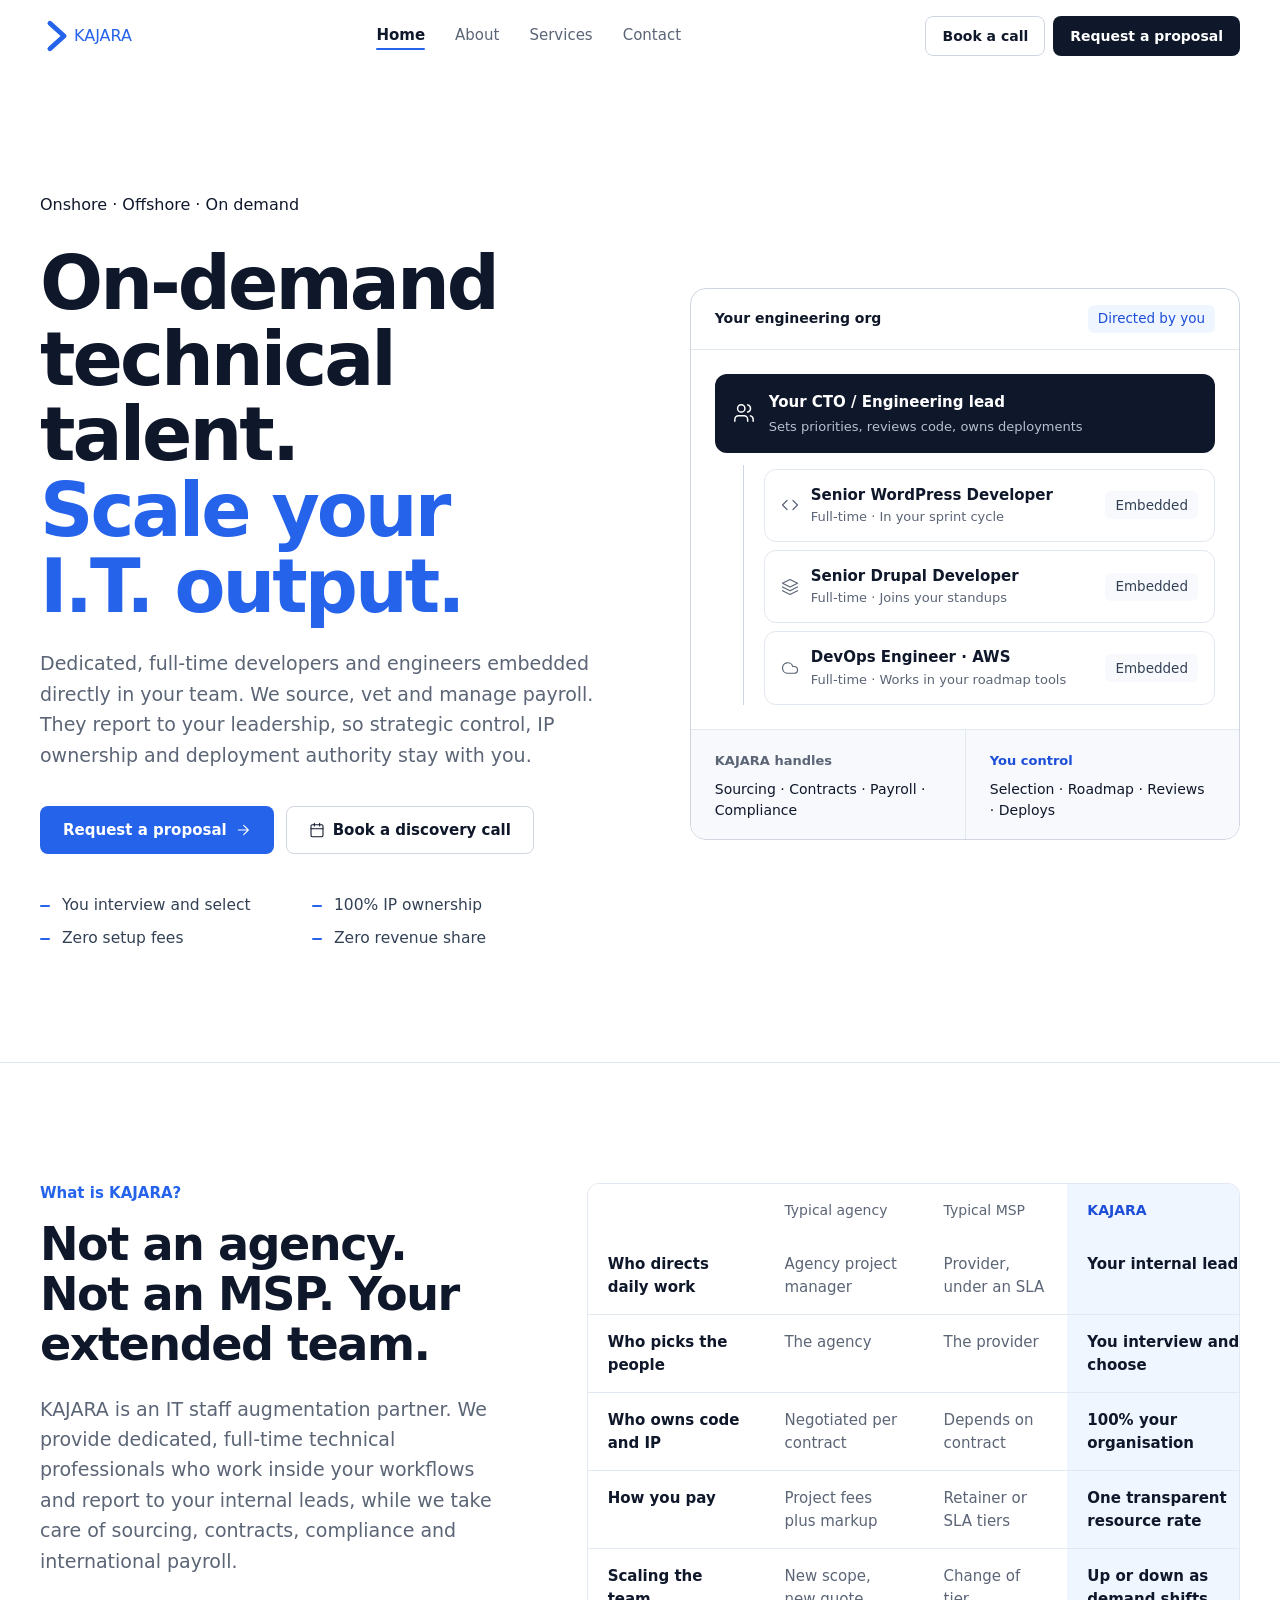
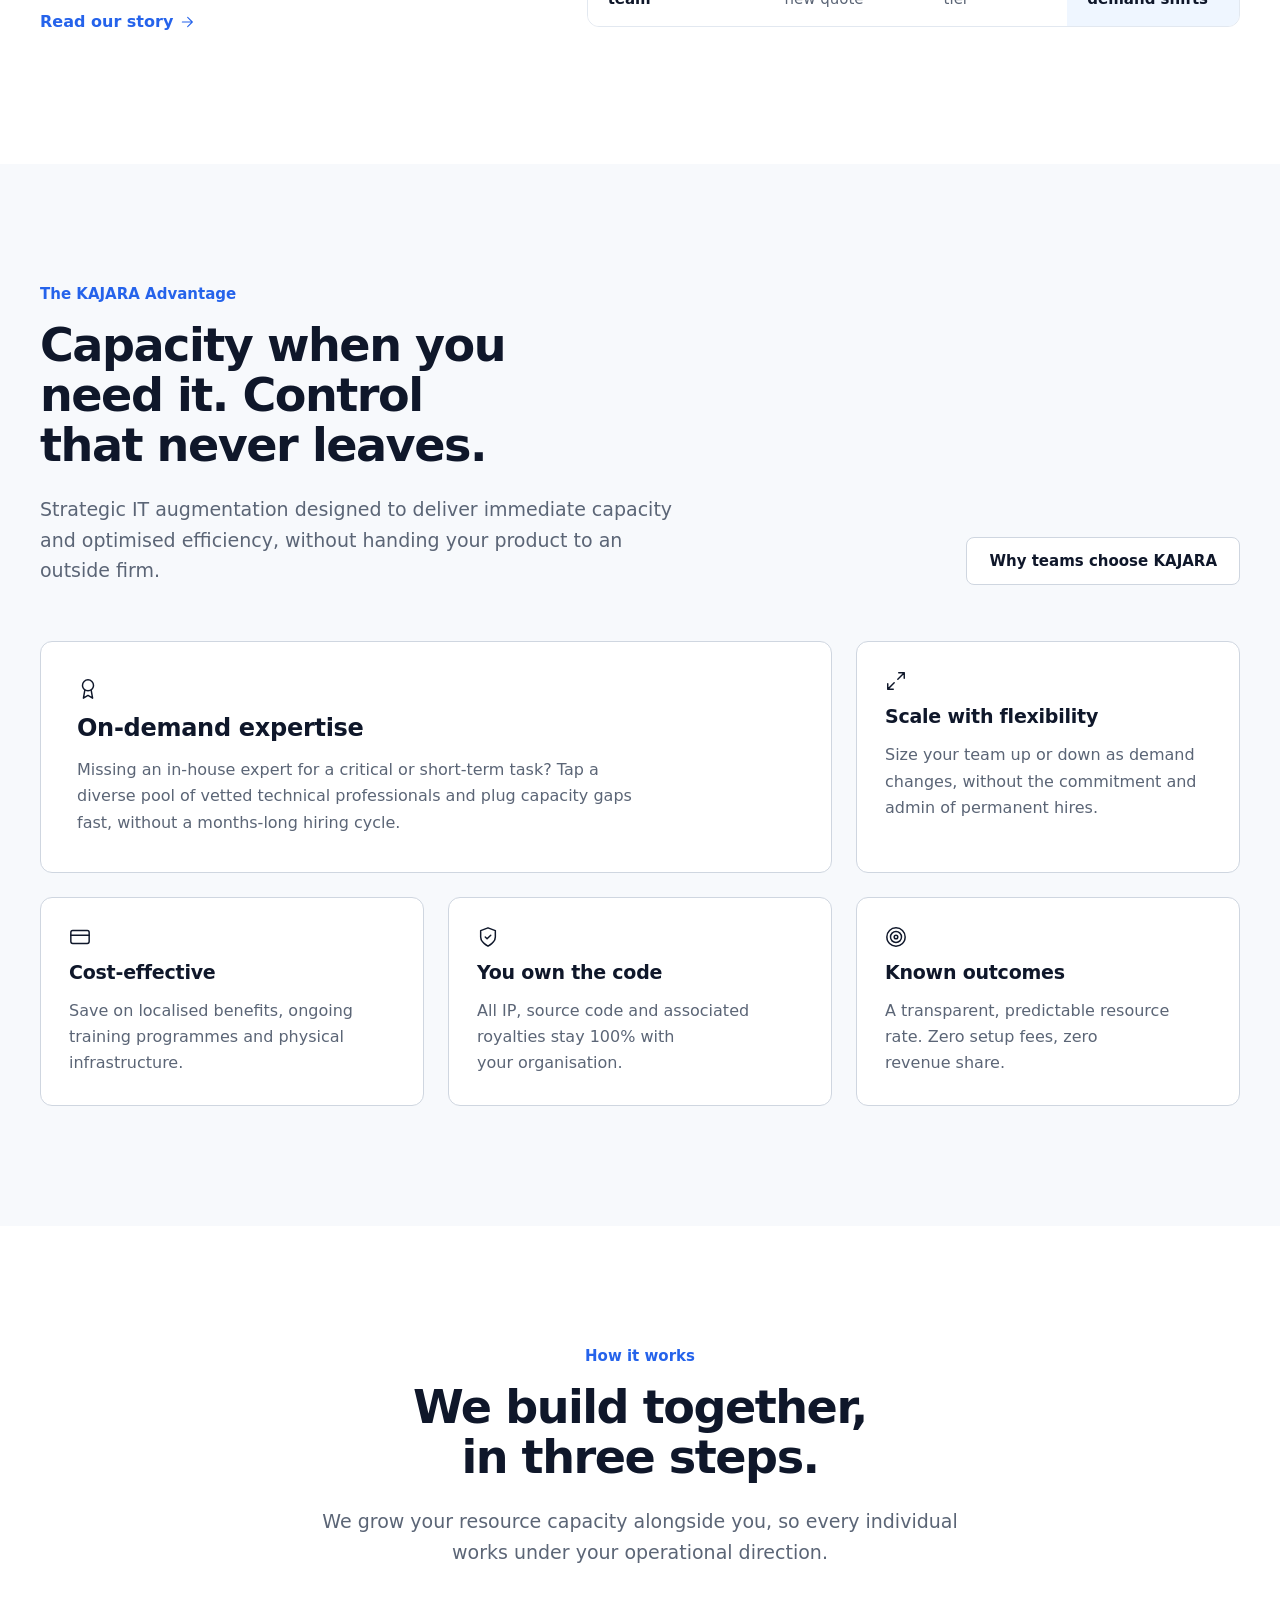
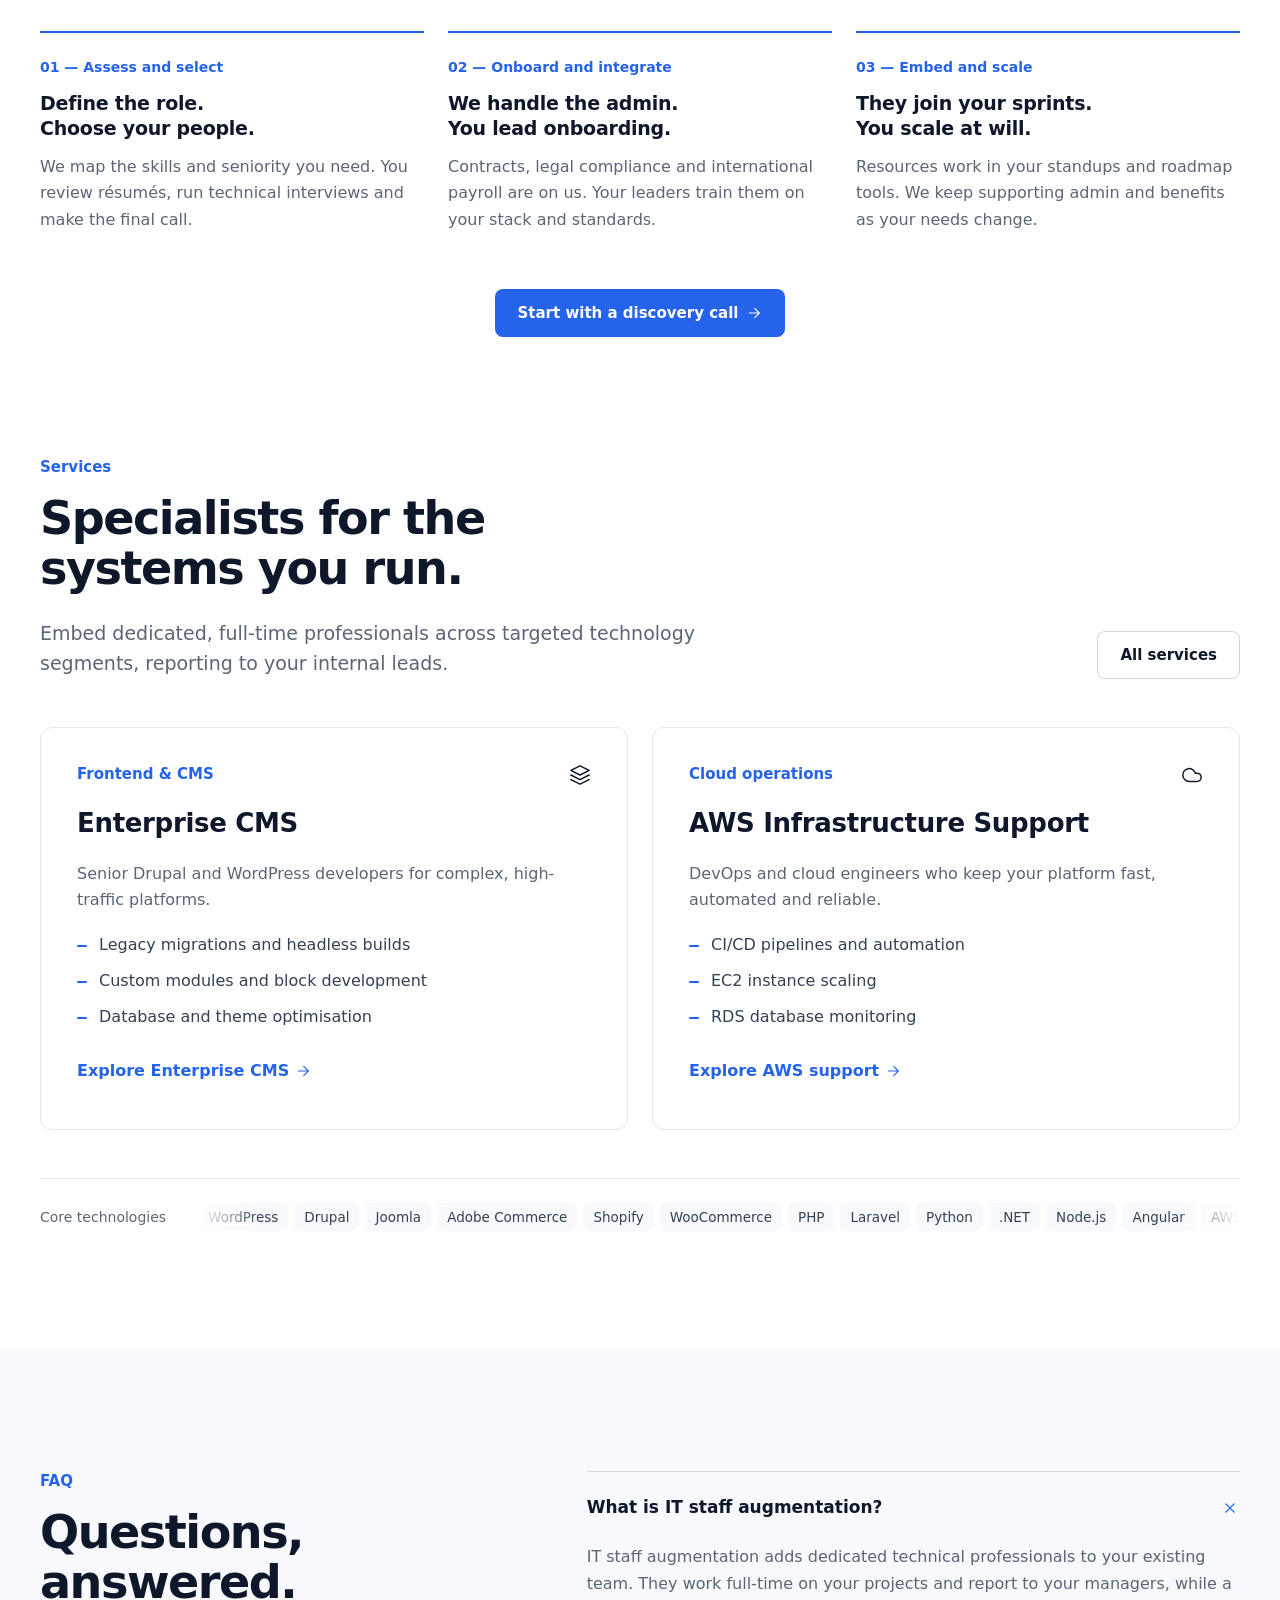
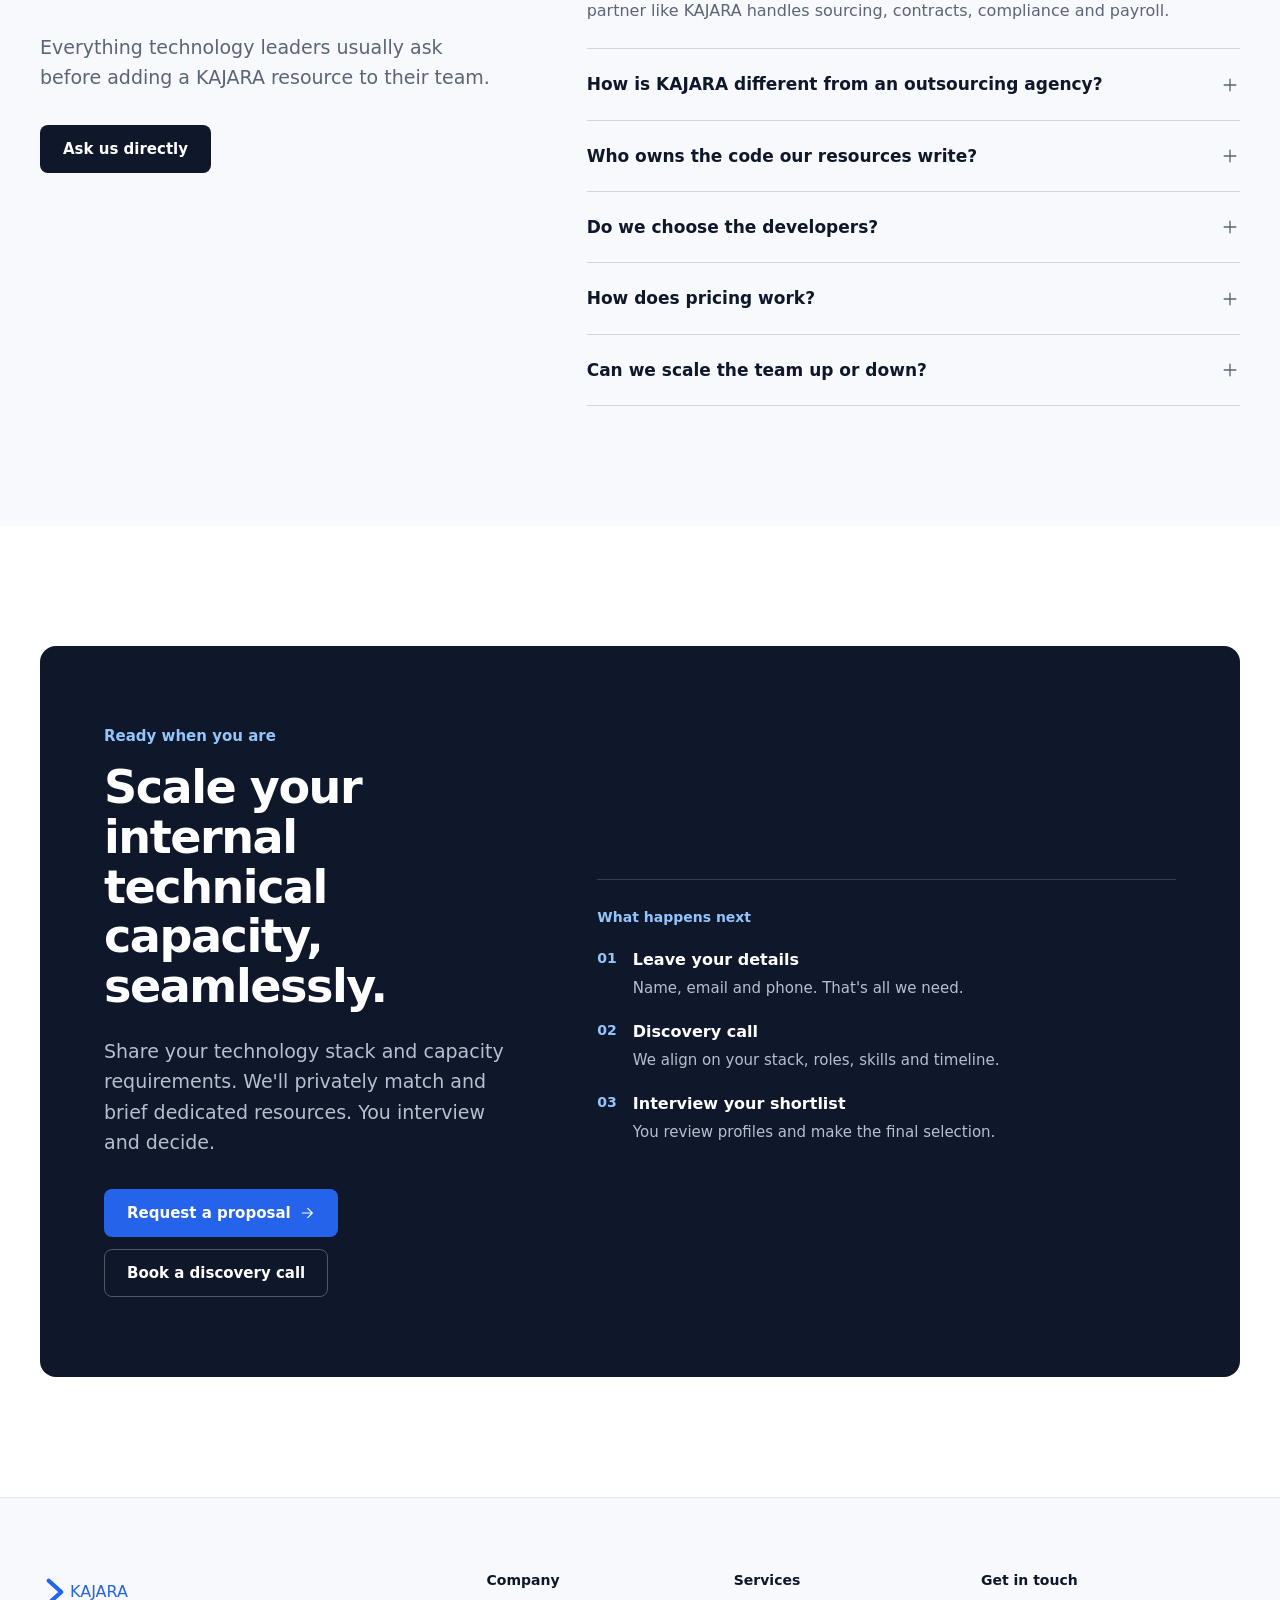
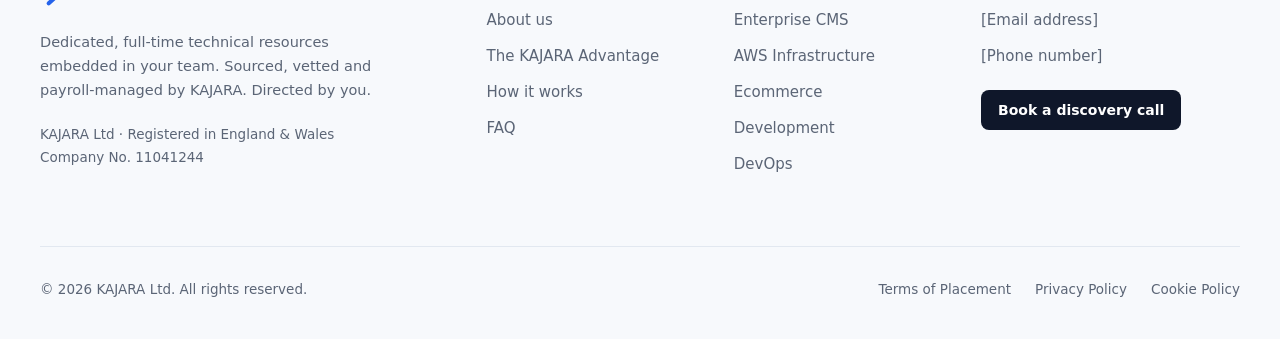
<file: index.html>
<!doctype html>
<html lang="en-GB">
<head>
<meta charset="utf-8">
<meta name="viewport" content="width=device-width, initial-scale=1, viewport-fit=cover">
<title>KAJARA | On-Demand Technical Talent &amp; IT Staff Augmentation</title>
<meta name="description" content="KAJARA provides dedicated, full-time developers and engineers who embed in your team and report to your leaders. You keep control, 100% IP ownership and a transparent rate with zero setup fees.">
<link rel="canonical" href="https://www.kajaragroup.com/">
<meta property="og:type" content="website">
<meta property="og:site_name" content="KAJARA">
<meta property="og:title" content="On-demand technical talent. Scale your I.T. output.">
<meta property="og:description" content="Dedicated, full-time technical resources embedded in your team. Sourced, vetted and payroll-managed by KAJARA. Directed by you.">
<meta property="og:url" content="https://www.kajaragroup.com/">
<meta name="twitter:card" content="summary_large_image">
<meta name="theme-color" content="#0F172A">
<link rel="preconnect" href="https://fonts.googleapis.com">
<link rel="preconnect" href="https://fonts.gstatic.com" crossorigin>
<link rel="stylesheet" href="https://fonts.googleapis.com/css2?family=Geist:wght@400;500;600;700&amp;family=Geist+Mono:wght@400;500&amp;display=swap">
<link rel="stylesheet" href="assets/styles.css">
<script type="application/ld+json">
{
  "@context": "https://schema.org",
  "@graph": [
    {
      "@type": "Organization",
      "@id": "https://www.kajaragroup.com/#org",
      "name": "KAJARA Ltd",
      "alternateName": "KAJARA",
      "url": "https://www.kajaragroup.com/",
      "description": "IT staff augmentation partner providing dedicated, full-time technical professionals who embed in client teams and report to client leadership.",
      "identifier": { "@type": "PropertyValue", "propertyID": "UK Companies House", "value": "11041244" },
      "knowsAbout": ["IT staff augmentation", "WordPress development", "Drupal development", "AWS infrastructure", "DevOps", "Ecommerce development"]
    },
    {
      "@type": "FAQPage",
      "mainEntity": [
        { "@type": "Question", "name": "What is IT staff augmentation?", "acceptedAnswer": { "@type": "Answer", "text": "IT staff augmentation adds dedicated technical professionals to your existing team. They work full-time on your projects and report to your managers, while a partner like KAJARA handles sourcing, contracts, compliance and payroll." } },
        { "@type": "Question", "name": "How is KAJARA different from an outsourcing agency?", "acceptedAnswer": { "@type": "Answer", "text": "KAJARA is not an outsourced agency, software development firm or managed service provider. Its resources join your team and follow your direction, code reviews and deployment cycles." } },
        { "@type": "Question", "name": "Who owns the code KAJARA resources write?", "acceptedAnswer": { "@type": "Answer", "text": "You do. All intellectual property, generated source code and associated royalties remain 100% owned by your organisation." } },
        { "@type": "Question", "name": "Do we choose the developers?", "acceptedAnswer": { "@type": "Answer", "text": "Yes. KAJARA shortlists vetted candidates. You review résumés, run technical interviews and make the final selection." } },
        { "@type": "Question", "name": "How does KAJARA pricing work?", "acceptedAnswer": { "@type": "Answer", "text": "One transparent, predictable rate for each dedicated full-time resource, with no setup fees and no revenue share." } },
        { "@type": "Question", "name": "Can we scale the team up or down?", "acceptedAnswer": { "@type": "Answer", "text": "Yes. You can grow or reduce your team as project demand shifts, without the long-term commitment of permanent hiring." } }
      ]
    }
  ]
}
</script>
</head>
<body>
<svg class="sprite" aria-hidden="true" focusable="false">
  <symbol id="i-check" viewBox="0 0 24 24"><path d="M20 6 9 17l-5-5"/></symbol>
  <symbol id="i-arrow" viewBox="0 0 24 24"><path d="M5 12h14M13 5l7 7-7 7"/></symbol>
  <symbol id="i-calendar" viewBox="0 0 24 24"><rect x="3" y="4" width="18" height="18" rx="2"/><path d="M16 2v4M8 2v4M3 10h18"/></symbol>
  <symbol id="i-users" viewBox="0 0 24 24"><path d="M16 21v-2a4 4 0 0 0-4-4H6a4 4 0 0 0-4 4v2"/><circle cx="9" cy="7" r="4"/><path d="M22 21v-2a4 4 0 0 0-3-3.9M16 3.1a4 4 0 0 1 0 7.8"/></symbol>
  <symbol id="i-code" viewBox="0 0 24 24"><path d="m16 18 6-6-6-6M8 6l-6 6 6 6"/></symbol>
  <symbol id="i-layers" viewBox="0 0 24 24"><path d="m12 2 10 5-10 5L2 7z"/><path d="m2 17 10 5 10-5M2 12l10 5 10-5"/></symbol>
  <symbol id="i-cloud" viewBox="0 0 24 24"><path d="M17.5 19H9a7 7 0 1 1 6.7-9h1.8a4.5 4.5 0 1 1 0 9z"/></symbol>
  <symbol id="i-award" viewBox="0 0 24 24"><circle cx="12" cy="8" r="6"/><path d="M15.5 13.5 17 22l-5-3-5 3 1.5-8.5"/></symbol>
  <symbol id="i-expand" viewBox="0 0 24 24"><path d="M15 3h6v6M9 21H3v-6M21 3l-7 7M3 21l7-7"/></symbol>
  <symbol id="i-card" viewBox="0 0 24 24"><rect x="2" y="5" width="20" height="14" rx="2"/><path d="M2 10h20"/></symbol>
  <symbol id="i-shield" viewBox="0 0 24 24"><path d="M12 22s8-4 8-10V5l-8-3-8 3v7c0 6 8 10 8 10z"/><path d="m9 12 2 2 4-4"/></symbol>
  <symbol id="i-target" viewBox="0 0 24 24"><circle cx="12" cy="12" r="10"/><circle cx="12" cy="12" r="6"/><circle cx="12" cy="12" r="2"/></symbol>
  <symbol id="i-plus" viewBox="0 0 24 24"><path d="M12 5v14M5 12h14"/></symbol>
</svg>

<a class="skip" href="#main">Skip to content</a>

<header class="site-header" data-header>
  <div class="wrap header-inner">
    <a href="index.html" class="logo" aria-label="KAJARA home">
      <svg width="22" height="22" viewBox="0 0 24 24" aria-hidden="true"><path d="M7 3l10 9-10 9" fill="none" stroke="currentColor" stroke-width="3.4" stroke-linecap="round" stroke-linejoin="round"/></svg>
      <span>KAJARA</span>
    </a>
    <nav class="nav" aria-label="Primary">
      <a href="index.html" aria-current="page">Home</a>
      <a href="about.html">About</a>
      <a href="services.html">Services</a>
      <a href="contact.html">Contact</a>
    </nav>
    <div class="header-cta">
      <a href="contact.html#call" class="btn btn-ghost btn-sm">Book a call</a>
      <a href="contact.html#contact-form" class="btn btn-dark btn-sm">Request a proposal</a>
    </div>
    <button class="menu-btn" type="button" aria-expanded="false" aria-controls="mobile-nav" aria-label="Open menu" data-menu-btn><span></span><span></span></button>
  </div>
  <div class="mobile-nav" id="mobile-nav" data-mobile-nav>
    <div class="mobile-nav-inner">
      <div class="wrap">
        <nav aria-label="Mobile">
          <a href="index.html" aria-current="page">Home</a>
          <a href="about.html">About</a>
          <a href="services.html">Services</a>
          <a href="contact.html">Contact</a>
        </nav>
        <div class="row">
          <a href="contact.html#call" class="btn btn-ghost">Book a call</a>
          <a href="contact.html#contact-form" class="btn btn-dark">Request a proposal</a>
        </div>
      </div>
    </div>
  </div>
</header>

<main id="main">

  <section class="hero hero-home" aria-labelledby="hero-h">
    <div class="wrap hero-grid">
      <div>
        <p class="pill rise" style="--d:0"><span class="dot" aria-hidden="true"></span>Onshore · Offshore · On demand</p>
        <h1 id="hero-h" class="h1 rise" style="--d:1; margin-top: 28px">On-demand technical talent. <span class="accent">Scale your I.T. output.</span></h1>
        <p class="lead rise" style="--d:2; max-width: 560px; margin-top: 24px">Dedicated, full-time developers and engineers embedded directly in your team. We source, vet and manage payroll. They report to your leadership, so strategic control, IP ownership and deployment authority stay with you.</p>
        <div class="row rise" style="--d:3; margin-top: 36px">
          <a href="contact.html#contact-form" class="btn btn-primary">Request a proposal <svg class="i i-sm arrow" aria-hidden="true"><use href="#i-arrow"/></svg></a>
          <a href="contact.html#call" class="btn btn-ghost"><svg class="i i-sm" aria-hidden="true"><use href="#i-calendar"/></svg>Book a discovery call</a>
        </div>
        <ul class="ticks hero-ticks rise" style="--d:4; margin-top: 40px">
          <li><svg class="i i-sm" aria-hidden="true"><use href="#i-check"/></svg>You interview and select</li>
          <li><svg class="i i-sm" aria-hidden="true"><use href="#i-check"/></svg>100% IP ownership</li>
          <li><svg class="i i-sm" aria-hidden="true"><use href="#i-check"/></svg>Zero setup fees</li>
          <li><svg class="i i-sm" aria-hidden="true"><use href="#i-check"/></svg>Zero revenue share</li>
        </ul>
      </div>

      <figure class="pod rise" style="--d:3" aria-label="Illustration: KAJARA resources embedded in your engineering team, reporting to your lead">
        <div class="pod-card">
          <div class="pod-head">
            <span class="label">Your engineering org</span>
            <span class="chip chip-blue">Directed by you</span>
          </div>
          <div class="pod-body">
            <div class="pod-lead">
              <span class="ic"><svg class="i" aria-hidden="true"><use href="#i-users"/></svg></span>
              <div><strong style="font-size: 15px; font-weight: 600">Your CTO / Engineering lead</strong><small>Sets priorities, reviews code, owns deployments</small></div>
            </div>
            <div class="pod-tree">
              <div class="pod-row" style="--d:0">
                <span class="ic ic-sm"><svg class="i i-sm" aria-hidden="true"><use href="#i-code"/></svg></span>
                <div><strong>Senior WordPress Developer</strong><small>Full-time · In your sprint cycle</small></div>
                <span class="chip">Embedded</span>
              </div>
              <div class="pod-row" style="--d:1">
                <span class="ic ic-sm"><svg class="i i-sm" aria-hidden="true"><use href="#i-layers"/></svg></span>
                <div><strong>Senior Drupal Developer</strong><small>Full-time · Joins your standups</small></div>
                <span class="chip">Embedded</span>
              </div>
              <div class="pod-row" style="--d:2">
                <span class="ic ic-sm"><svg class="i i-sm" aria-hidden="true"><use href="#i-cloud"/></svg></span>
                <div><strong>DevOps Engineer · AWS</strong><small>Full-time · Works in your roadmap tools</small></div>
                <span class="chip">Embedded</span>
              </div>
            </div>
          </div>
          <div class="pod-foot">
            <div><span class="label">KAJARA handles</span><p>Sourcing · Contracts · Payroll · Compliance</p></div>
            <div><span class="label" style="color: var(--blue-d)">You control</span><p>Selection · Roadmap · Reviews · Deploys</p></div>
          </div>
        </div>
      </figure>
    </div>
  </section>

  <section class="sec" aria-labelledby="what-h">
    <div class="wrap split">
      <div class="reveal">
        <p class="eyebrow">What is KAJARA?</p>
        <h2 id="what-h" class="h2">Not an agency. Not an MSP. Your extended team.</h2>
        <p class="lead">KAJARA is an IT staff augmentation partner. We provide dedicated, full-time technical professionals who work inside your workflows and report to your internal leads, while we take care of sourcing, contracts, compliance and international payroll.</p>
        <a href="about.html" class="link" style="margin-top: 24px">Read our story <svg class="i i-sm arrow" aria-hidden="true"><use href="#i-arrow"/></svg></a>
      </div>
      <div class="table-wrap reveal" style="--d:1">
        <table class="cmp">
          <caption class="sr-only">How KAJARA compares with a typical outsourced agency and a typical managed service provider</caption>
          <thead>
            <tr><td></td><th scope="col">Typical agency</th><th scope="col">Typical MSP</th><th scope="col" class="k">KAJARA</th></tr>
          </thead>
          <tbody>
            <tr><th scope="row">Who directs daily work</th><td>Agency project manager</td><td>Provider, under an SLA</td><td class="k">Your internal leads</td></tr>
            <tr><th scope="row">Who picks the people</th><td>The agency</td><td>The provider</td><td class="k">You interview and choose</td></tr>
            <tr><th scope="row">Who owns code and IP</th><td>Negotiated per contract</td><td>Depends on contract</td><td class="k">100% your organisation</td></tr>
            <tr><th scope="row">How you pay</th><td>Project fees plus markup</td><td>Retainer or SLA tiers</td><td class="k">One transparent resource rate</td></tr>
            <tr><th scope="row">Scaling the team</th><td>New scope, new quote</td><td>Change of tier</td><td class="k">Up or down as demand shifts</td></tr>
          </tbody>
        </table>
      </div>
    </div>
  </section>

  <section class="sec band" aria-labelledby="adv-h">
    <div class="wrap">
      <div class="between reveal">
        <div class="measure">
          <p class="eyebrow">The KAJARA Advantage</p>
          <h2 id="adv-h" class="h2">Capacity when you need it. Control that never leaves.</h2>
          <p class="lead">Strategic IT augmentation designed to deliver immediate capacity and optimised efficiency, without handing your product to an outside firm.</p>
        </div>
        <a href="about.html#advantage" class="btn btn-ghost">Why teams choose KAJARA</a>
      </div>
      <div class="g3" style="margin-top: 56px">
        <article class="card card-lg hover feature span2 reveal">
          <span class="ic"><svg class="i" aria-hidden="true"><use href="#i-award"/></svg></span>
          <h3 class="h3" style="font-size: 24px">On-demand expertise</h3>
          <p class="body" style="max-width: 560px">Missing an in-house expert for a critical or short-term task? Tap a diverse pool of vetted technical professionals and plug capacity gaps fast, without a months-long hiring cycle.</p>
        </article>
        <article class="card hover feature reveal" style="--d:1">
          <span class="ic"><svg class="i" aria-hidden="true"><use href="#i-expand"/></svg></span>
          <h3 class="h3">Scale with flexibility</h3>
          <p class="body">Size your team up or down as demand changes, without the commitment and admin of permanent hires.</p>
        </article>
        <article class="card hover feature reveal">
          <span class="ic"><svg class="i" aria-hidden="true"><use href="#i-card"/></svg></span>
          <h3 class="h3">Cost-effective</h3>
          <p class="body">Save on localised benefits, ongoing training programmes and physical infrastructure.</p>
        </article>
        <article class="card hover feature reveal" style="--d:1">
          <span class="ic"><svg class="i" aria-hidden="true"><use href="#i-shield"/></svg></span>
          <h3 class="h3">You own the code</h3>
          <p class="body">All IP, source code and associated royalties stay 100% with your organisation.</p>
        </article>
        <article class="card hover feature reveal" style="--d:2">
          <span class="ic"><svg class="i" aria-hidden="true"><use href="#i-target"/></svg></span>
          <h3 class="h3">Known outcomes</h3>
          <p class="body">A transparent, predictable resource rate. Zero setup fees, zero revenue share.</p>
        </article>
      </div>
    </div>
  </section>

  <section class="sec" id="how-it-works" aria-labelledby="proc-h">
    <div class="wrap">
      <div class="center reveal">
        <p class="eyebrow">How it works</p>
        <h2 id="proc-h" class="h2">We build together, in three steps.</h2>
        <p class="lead">We grow your resource capacity alongside you, so every individual works under your operational direction.</p>
      </div>
      <ol class="g3 steps">
        <li class="step reveal" style="--d:0">
          <span class="step-num">01 — Assess and select</span>
          <h3 class="h3">Define the role. Choose your people.</h3>
          <p class="body">We map the skills and seniority you need. You review résumés, run technical interviews and make the final call.</p>
        </li>
        <li class="step reveal" style="--d:1">
          <span class="step-num">02 — Onboard and integrate</span>
          <h3 class="h3">We handle the admin. You lead onboarding.</h3>
          <p class="body">Contracts, legal compliance and international payroll are on us. Your leaders train them on your stack and standards.</p>
        </li>
        <li class="step reveal" style="--d:2">
          <span class="step-num">03 — Embed and scale</span>
          <h3 class="h3">They join your sprints. You scale at will.</h3>
          <p class="body">Resources work in your standups and roadmap tools. We keep supporting admin and benefits as your needs change.</p>
        </li>
      </ol>
      <div class="row reveal" style="justify-content: center; margin-top: 56px">
        <a href="contact.html#call" class="btn btn-primary">Start with a discovery call <svg class="i i-sm arrow" aria-hidden="true"><use href="#i-arrow"/></svg></a>
      </div>
    </div>
  </section>

  <section class="sec no-top" aria-labelledby="svc-h">
    <div class="wrap">
      <div class="between reveal">
        <div class="measure">
          <p class="eyebrow">Services</p>
          <h2 id="svc-h" class="h2">Specialists for the systems you run.</h2>
          <p class="lead">Embed dedicated, full-time professionals across targeted technology segments, reporting to your internal leads.</p>
        </div>
        <a href="services.html" class="btn btn-ghost">All services</a>
      </div>
      <div class="g2" style="margin-top: 48px">
        <article class="card card-lg hover feature reveal" style="gap: 20px">
          <div class="between" style="align-items: center"><span class="eyebrow">Frontend &amp; CMS</span><span class="ic"><svg class="i" aria-hidden="true"><use href="#i-layers"/></svg></span></div>
          <h3 class="h3" style="font-size: 26px">Enterprise CMS</h3>
          <p class="body">Senior Drupal and WordPress developers for complex, high-traffic platforms.</p>
          <ul class="ticks">
            <li><svg class="i i-sm" aria-hidden="true"><use href="#i-check"/></svg>Legacy migrations and headless builds</li>
            <li><svg class="i i-sm" aria-hidden="true"><use href="#i-check"/></svg>Custom modules and block development</li>
            <li><svg class="i i-sm" aria-hidden="true"><use href="#i-check"/></svg>Database and theme optimisation</li>
          </ul>
          <a href="services.html#cms" class="link" style="margin-top: auto">Explore Enterprise CMS <svg class="i i-sm arrow" aria-hidden="true"><use href="#i-arrow"/></svg></a>
        </article>
        <article class="card card-lg hover feature reveal" style="--d:1; gap: 20px">
          <div class="between" style="align-items: center"><span class="eyebrow">Cloud operations</span><span class="ic"><svg class="i" aria-hidden="true"><use href="#i-cloud"/></svg></span></div>
          <h3 class="h3" style="font-size: 26px">AWS Infrastructure Support</h3>
          <p class="body">DevOps and cloud engineers who keep your platform fast, automated and reliable.</p>
          <ul class="ticks">
            <li><svg class="i i-sm" aria-hidden="true"><use href="#i-check"/></svg>CI/CD pipelines and automation</li>
            <li><svg class="i i-sm" aria-hidden="true"><use href="#i-check"/></svg>EC2 instance scaling</li>
            <li><svg class="i i-sm" aria-hidden="true"><use href="#i-check"/></svg>RDS database monitoring</li>
          </ul>
          <a href="services.html#aws" class="link" style="margin-top: auto">Explore AWS support <svg class="i i-sm arrow" aria-hidden="true"><use href="#i-arrow"/></svg></a>
        </article>
      </div>
      <div class="tech-strip reveal">
        <span class="label">Core technologies</span>
        <div class="marquee">
          <div class="marquee-track">
            <ul>
              <li class="chip">WordPress</li><li class="chip">Drupal</li><li class="chip">Joomla</li><li class="chip">Adobe Commerce</li><li class="chip">Shopify</li><li class="chip">WooCommerce</li><li class="chip">PHP</li><li class="chip">Laravel</li><li class="chip">Python</li><li class="chip">.NET</li><li class="chip">Node.js</li><li class="chip">Angular</li><li class="chip">AWS</li><li class="chip">Azure</li><li class="chip">Google Cloud</li><li class="chip">IaC</li><li class="chip">CI/CD</li><li class="chip">FinOps</li>
            </ul>
            <ul aria-hidden="true">
              <li class="chip">WordPress</li><li class="chip">Drupal</li><li class="chip">Joomla</li><li class="chip">Adobe Commerce</li><li class="chip">Shopify</li><li class="chip">WooCommerce</li><li class="chip">PHP</li><li class="chip">Laravel</li><li class="chip">Python</li><li class="chip">.NET</li><li class="chip">Node.js</li><li class="chip">Angular</li><li class="chip">AWS</li><li class="chip">Azure</li><li class="chip">Google Cloud</li><li class="chip">IaC</li><li class="chip">CI/CD</li><li class="chip">FinOps</li>
            </ul>
          </div>
        </div>
      </div>
    </div>
  </section>

  <section class="sec band" id="faq" aria-labelledby="faq-h">
    <div class="wrap split">
      <div class="reveal">
        <p class="eyebrow">FAQ</p>
        <h2 id="faq-h" class="h2">Questions, answered.</h2>
        <p class="lead">Everything technology leaders usually ask before adding a KAJARA resource to their team.</p>
        <a href="contact.html" class="btn btn-dark" style="margin-top: 32px">Ask us directly</a>
      </div>
      <div class="faq reveal" style="--d:1">
        <details open>
          <summary>What is IT staff augmentation?<svg class="i" aria-hidden="true"><use href="#i-plus"/></svg></summary>
          <div class="faq-a"><p>IT staff augmentation adds dedicated technical professionals to your existing team. They work full-time on your projects and report to your managers, while a partner like KAJARA handles sourcing, contracts, compliance and payroll.</p></div>
        </details>
        <details>
          <summary>How is KAJARA different from an outsourcing agency?<svg class="i" aria-hidden="true"><use href="#i-plus"/></svg></summary>
          <div class="faq-a"><p>We are not an outsourced agency, software development firm or managed service provider. We don't take over your projects. Our resources join your team and follow your direction, your code reviews and your deployment cycles.</p></div>
        </details>
        <details>
          <summary>Who owns the code our resources write?<svg class="i" aria-hidden="true"><use href="#i-plus"/></svg></summary>
          <div class="faq-a"><p>You do. All intellectual property, generated source code and associated royalties remain 100% owned by your organisation.</p></div>
        </details>
        <details>
          <summary>Do we choose the developers?<svg class="i" aria-hidden="true"><use href="#i-plus"/></svg></summary>
          <div class="faq-a"><p>Yes. We shortlist vetted candidates against your requirements. You review résumés, run technical interviews and make the final selection.</p></div>
        </details>
        <details>
          <summary>How does pricing work?<svg class="i" aria-hidden="true"><use href="#i-plus"/></svg></summary>
          <div class="faq-a"><p>You pay one transparent, predictable rate for each dedicated full-time resource. There are no setup fees and no revenue share.</p></div>
        </details>
        <details>
          <summary>Can we scale the team up or down?<svg class="i" aria-hidden="true"><use href="#i-plus"/></svg></summary>
          <div class="faq-a"><p>Yes. You can grow or reduce your team as project demand shifts, without the long-term commitment of permanent hiring.</p></div>
        </details>
      </div>
    </div>
  </section>

  <section class="sec" aria-labelledby="cta-h">
    <div class="wrap">
      <div class="cta reveal">
        <div class="split" style="align-items: center">
          <div>
            <p class="eyebrow">Ready when you are</p>
            <h2 id="cta-h" class="h2">Scale your internal technical capacity, seamlessly.</h2>
            <p class="lead">Share your technology stack and capacity requirements. We'll privately match and brief dedicated resources. You interview and decide.</p>
            <div class="row" style="margin-top: 32px">
              <a href="contact.html#contact-form" class="btn btn-primary">Request a proposal <svg class="i i-sm arrow" aria-hidden="true"><use href="#i-arrow"/></svg></a>
              <a href="contact.html#call" class="btn btn-outline-light">Book a discovery call</a>
            </div>
          </div>
          <div class="cta-panel">
            <p class="label" style="color: var(--sky)">What happens next</p>
            <ol class="next">
              <li><span class="n">01</span><div><strong>Leave your details</strong><span>Name, email and phone. That's all we need.</span></div></li>
              <li><span class="n">02</span><div><strong>Discovery call</strong><span>We align on your stack, roles, skills and timeline.</span></div></li>
              <li><span class="n">03</span><div><strong>Interview your shortlist</strong><span>You review profiles and make the final selection.</span></div></li>
            </ol>
          </div>
        </div>
      </div>
    </div>
  </section>

</main>

<footer class="site-footer">
  <div class="wrap">
    <div class="foot-grid">
      <div>
        <a href="index.html" class="logo" aria-label="KAJARA home">
          <svg width="22" height="22" viewBox="0 0 24 24" aria-hidden="true"><path d="M7 3l10 9-10 9" fill="none" stroke="currentColor" stroke-width="3.4" stroke-linecap="round" stroke-linejoin="round"/></svg>
          <span>KAJARA</span>
        </a>
        <p class="body" style="margin-top: 16px; max-width: 340px; font-size: 14.5px">Dedicated, full-time technical resources embedded in your team. Sourced, vetted and payroll-managed by KAJARA. Directed by you.</p>
        <p class="foot-legal">KAJARA Ltd · Registered in England &amp; Wales<br>Company No. 11041244</p>
      </div>
      <nav aria-label="Company">
        <h3>Company</h3>
        <ul>
          <li><a href="about.html">About us</a></li>
          <li><a href="about.html#advantage">The KAJARA Advantage</a></li>
          <li><a href="index.html#how-it-works">How it works</a></li>
          <li><a href="index.html#faq">FAQ</a></li>
        </ul>
      </nav>
      <nav aria-label="Services">
        <h3>Services</h3>
        <ul>
          <li><a href="services.html#cms">Enterprise CMS</a></li>
          <li><a href="services.html#aws">AWS Infrastructure</a></li>
          <li><a href="services.html#tech">Ecommerce</a></li>
          <li><a href="services.html#tech">Development</a></li>
          <li><a href="services.html#tech">DevOps</a></li>
        </ul>
      </nav>
      <div>
        <h3>Get in touch</h3>
        <ul>
          <li><a href="contact.html">[Email address]</a></li>
          <li><a href="contact.html">[Phone number]</a></li>
        </ul>
        <a href="contact.html#call" class="btn btn-dark btn-sm" style="margin-top: 16px">Book a discovery call</a>
      </div>
    </div>
    <div class="foot-bottom">
      <p>© <span data-year>2026</span> KAJARA Ltd. All rights reserved.</p>
      <nav aria-label="Legal">
        <a href="#">Terms of Placement</a>
        <a href="#">Privacy Policy</a>
        <a href="#">Cookie Policy</a>
      </nav>
    </div>
  </div>
</footer>

<script src="assets/main.js"></script>
</body>
</html>
</file>
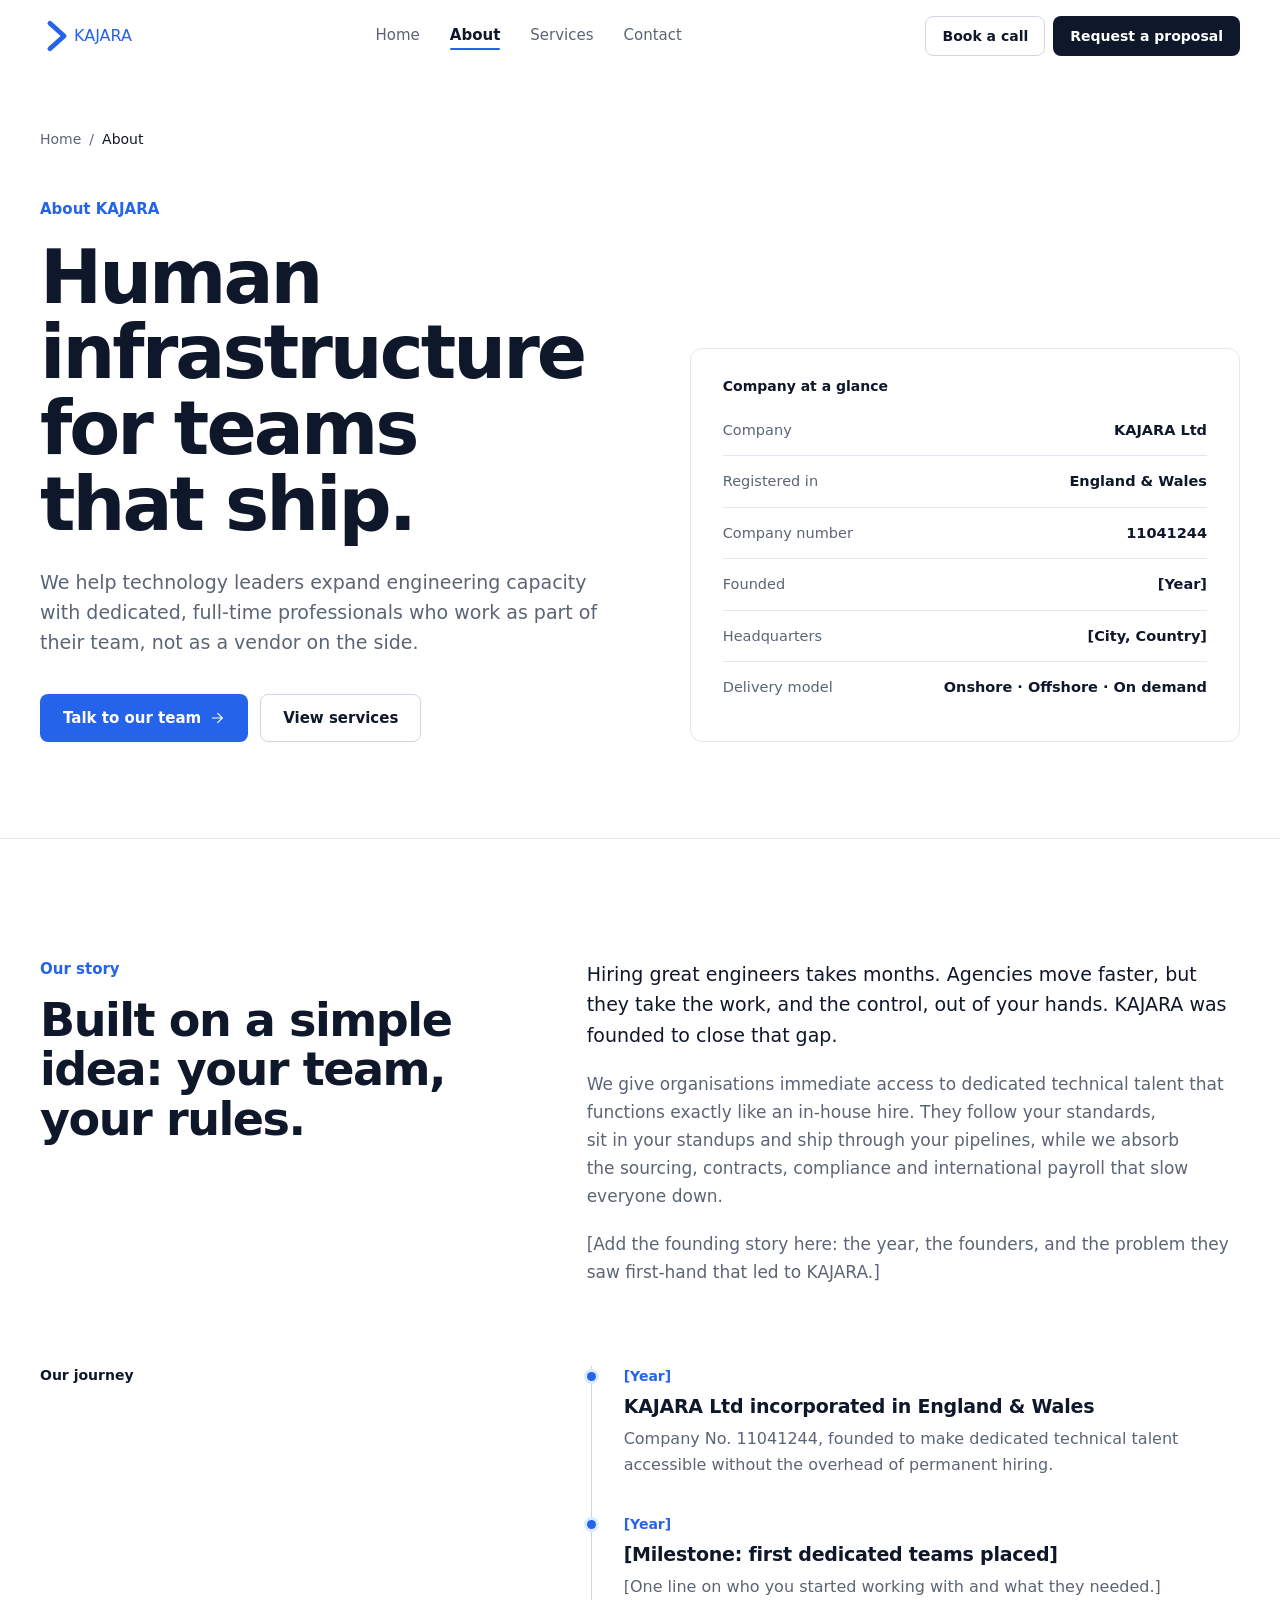
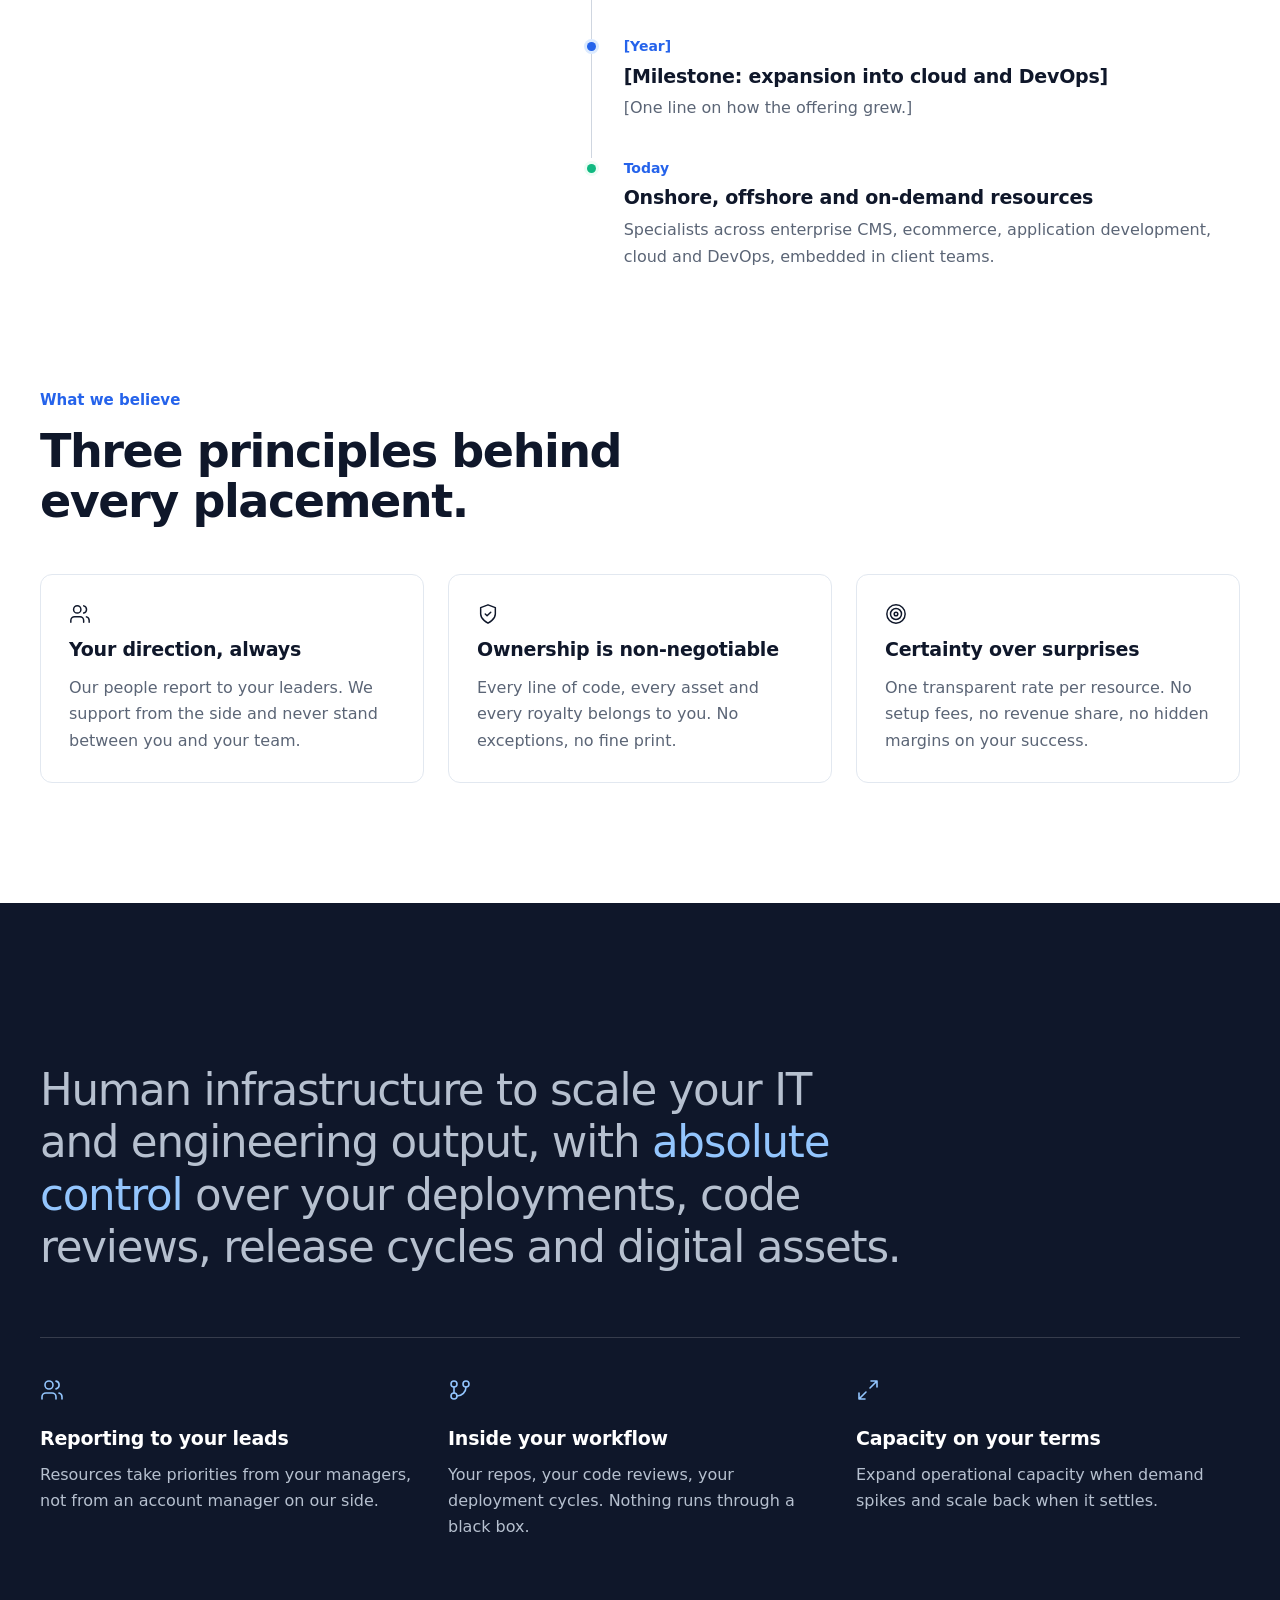
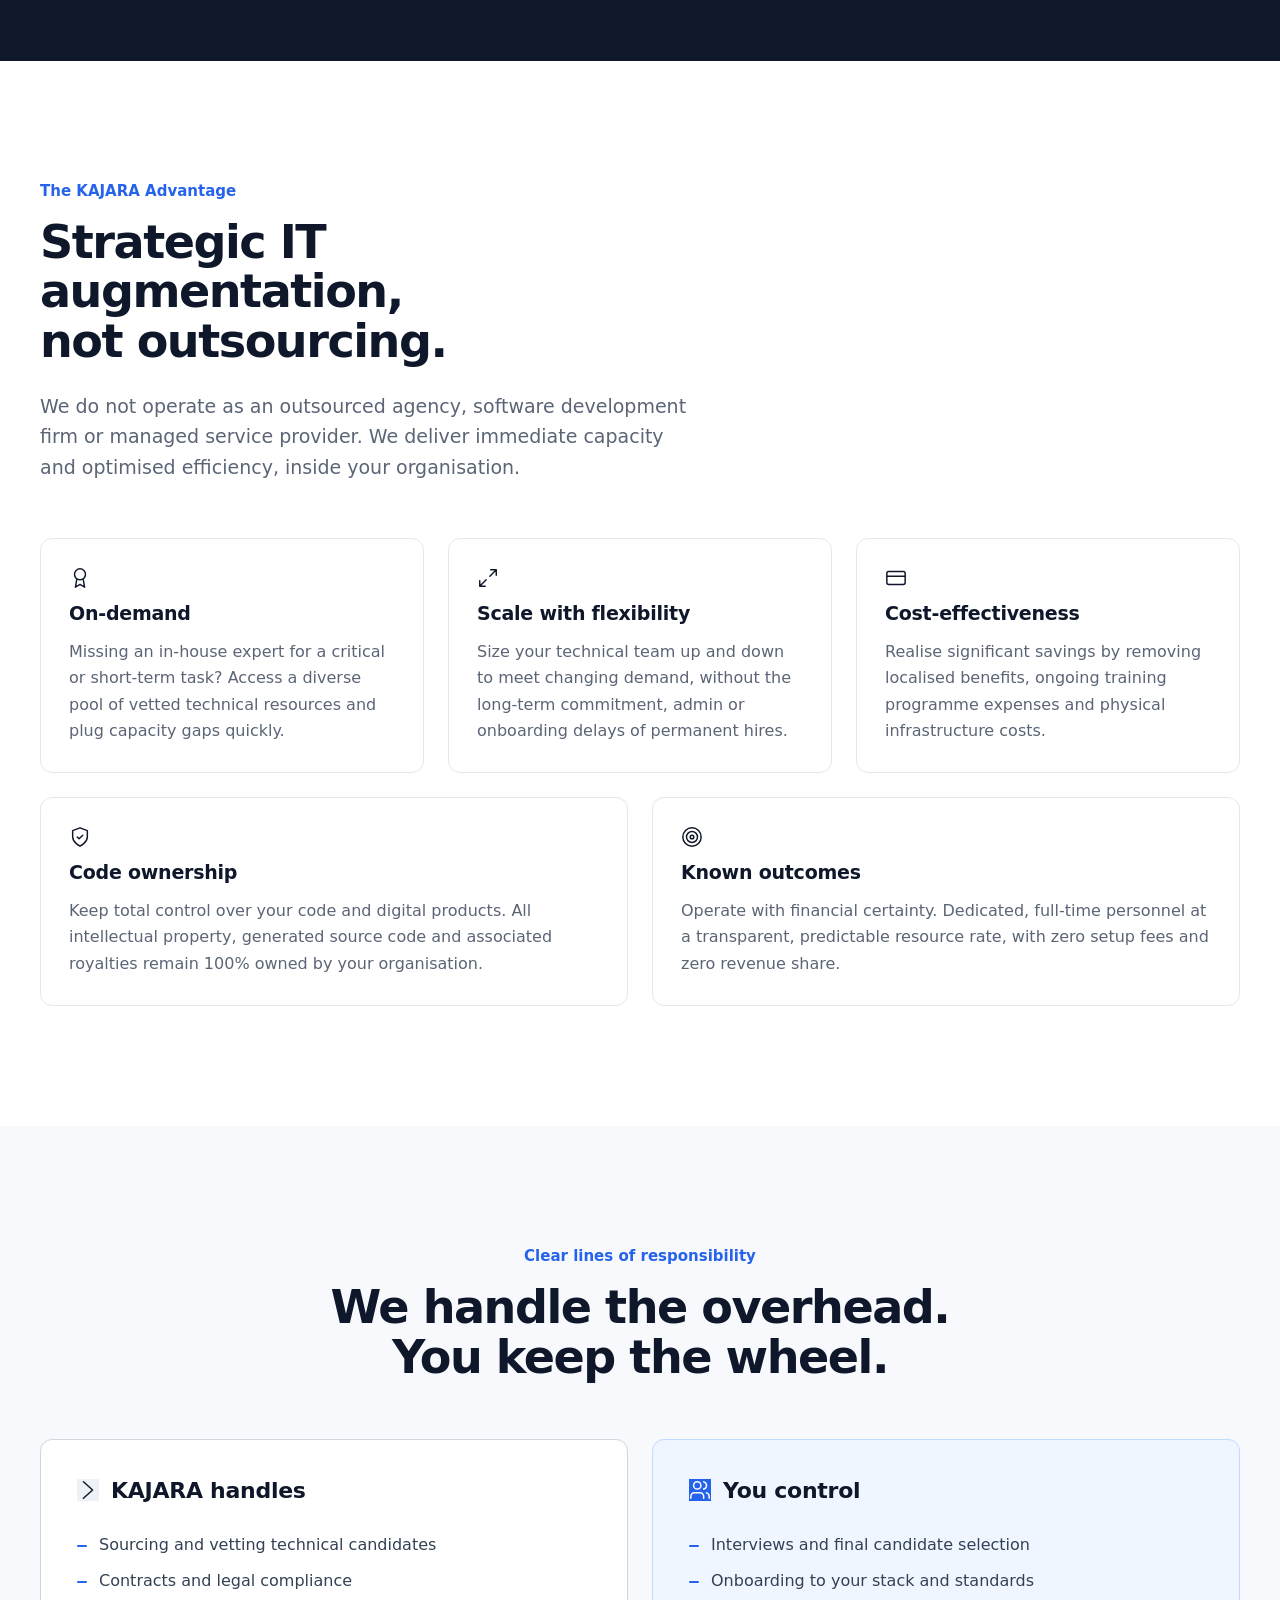
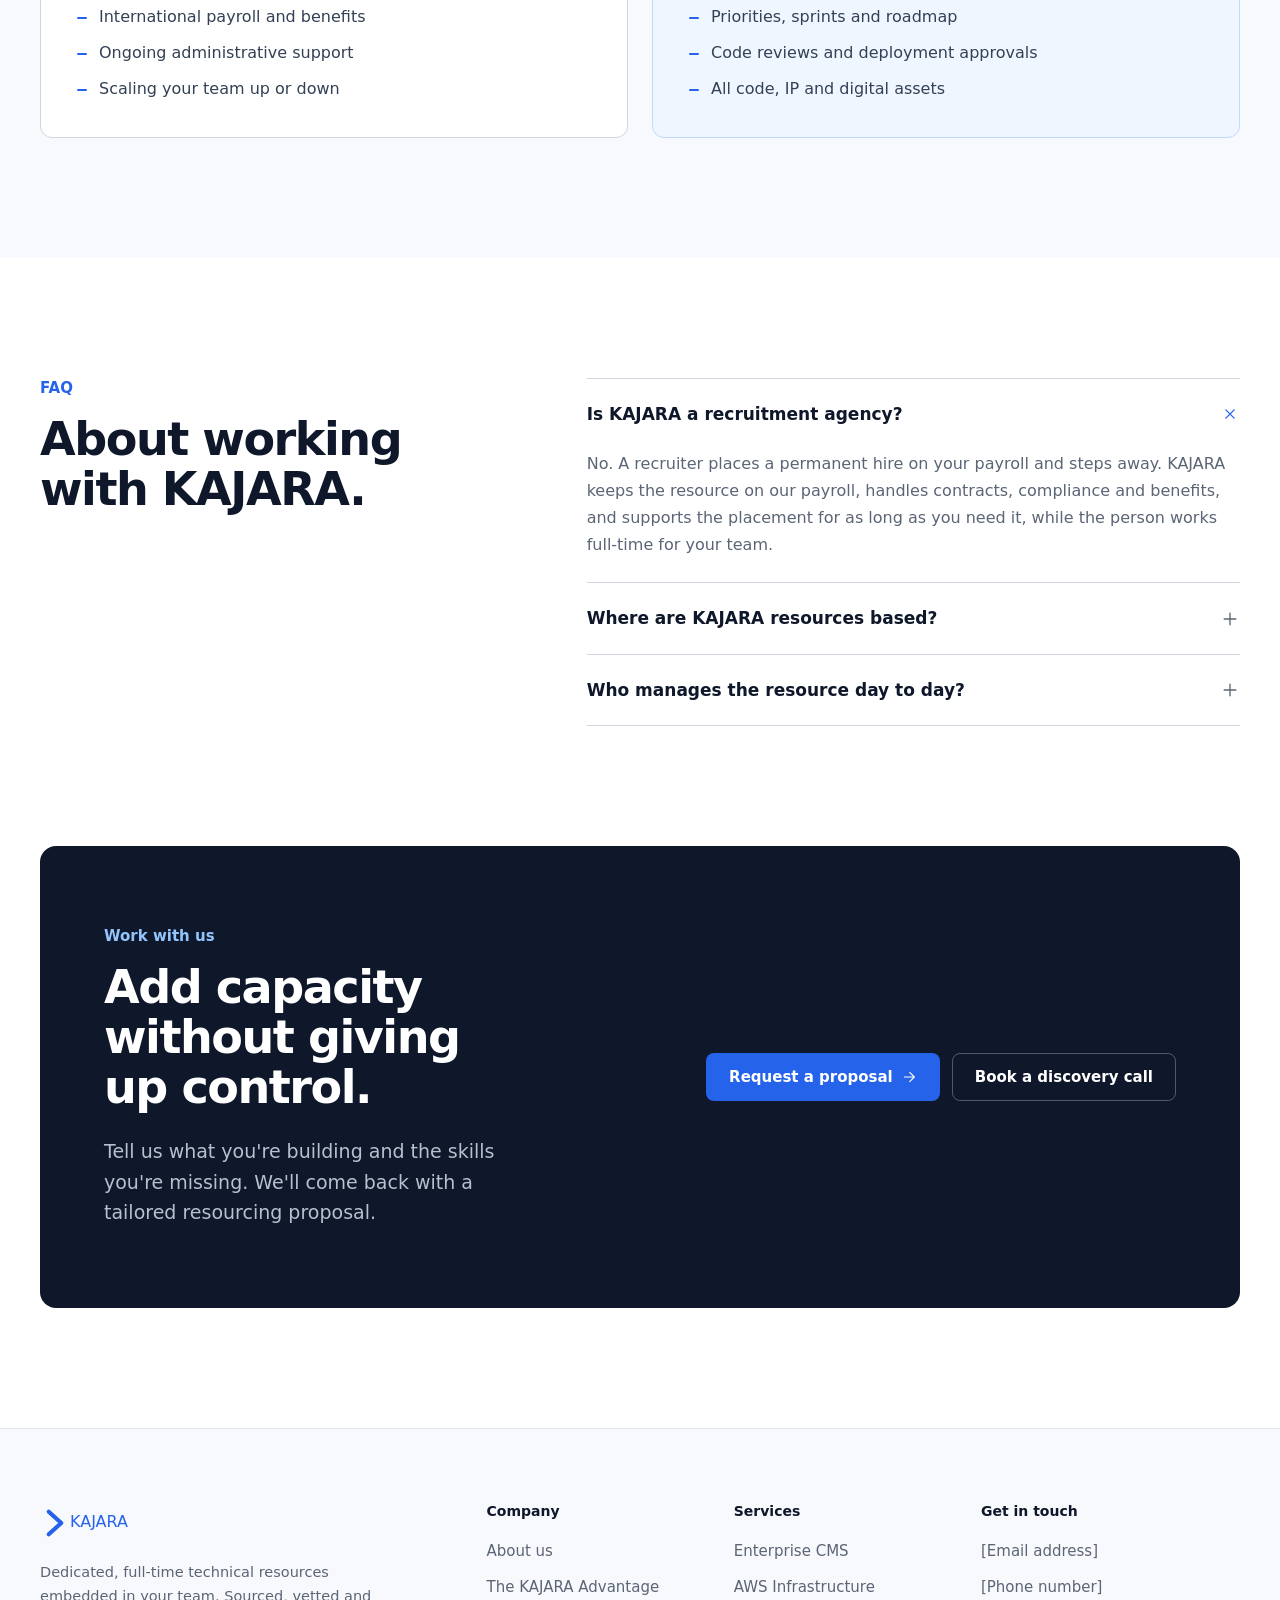
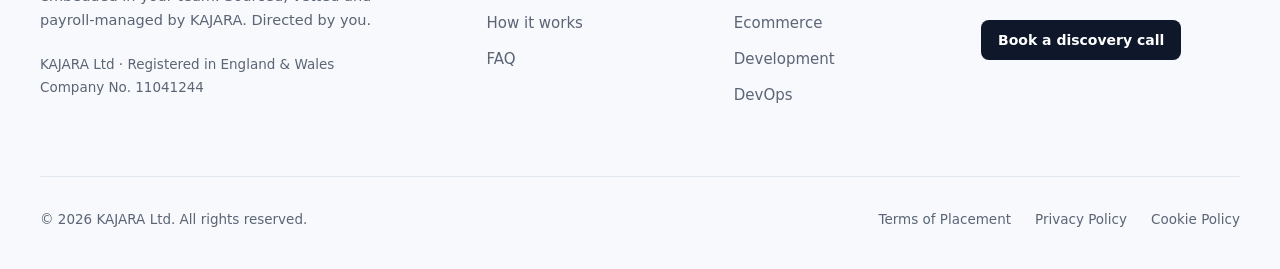
<file: about.html>
<!doctype html>
<html lang="en-GB">
<head>
<meta charset="utf-8">
<meta name="viewport" content="width=device-width, initial-scale=1, viewport-fit=cover">
<title>About KAJARA | Human Infrastructure for Engineering Teams</title>
<meta name="description" content="KAJARA Ltd (Company No. 11041244) helps technology leaders expand engineering capacity with dedicated, full-time professionals who work as part of their team. Learn our story, principles and the KAJARA Advantage.">
<link rel="canonical" href="https://www.kajaragroup.com/about">
<meta property="og:type" content="website">
<meta property="og:site_name" content="KAJARA">
<meta property="og:title" content="About KAJARA — human infrastructure for teams that ship">
<meta property="og:description" content="Dedicated technical talent that works like an in-house hire, with none of the hiring overhead.">
<meta name="theme-color" content="#0F172A">
<link rel="preconnect" href="https://fonts.googleapis.com">
<link rel="preconnect" href="https://fonts.gstatic.com" crossorigin>
<link rel="stylesheet" href="https://fonts.googleapis.com/css2?family=Geist:wght@400;500;600;700&amp;family=Geist+Mono:wght@400;500&amp;display=swap">
<link rel="stylesheet" href="assets/styles.css">
<script type="application/ld+json">
{
  "@context": "https://schema.org",
  "@graph": [
    {
      "@type": "AboutPage",
      "name": "About KAJARA",
      "url": "https://www.kajaragroup.com/about",
      "about": { "@id": "https://www.kajaragroup.com/#org" }
    },
    {
      "@type": "BreadcrumbList",
      "itemListElement": [
        { "@type": "ListItem", "position": 1, "name": "Home", "item": "https://www.kajaragroup.com/" },
        { "@type": "ListItem", "position": 2, "name": "About", "item": "https://www.kajaragroup.com/about" }
      ]
    }
  ]
}
</script>
</head>
<body>
<svg class="sprite" aria-hidden="true" focusable="false">
  <symbol id="i-check" viewBox="0 0 24 24"><path d="M20 6 9 17l-5-5"/></symbol>
  <symbol id="i-arrow" viewBox="0 0 24 24"><path d="M5 12h14M13 5l7 7-7 7"/></symbol>
  <symbol id="i-users" viewBox="0 0 24 24"><path d="M16 21v-2a4 4 0 0 0-4-4H6a4 4 0 0 0-4 4v2"/><circle cx="9" cy="7" r="4"/><path d="M22 21v-2a4 4 0 0 0-3-3.9M16 3.1a4 4 0 0 1 0 7.8"/></symbol>
  <symbol id="i-branch" viewBox="0 0 24 24"><circle cx="6" cy="6" r="3"/><circle cx="6" cy="18" r="3"/><circle cx="18" cy="6" r="3"/><path d="M6 9v6M18 9a9 9 0 0 1-9 9"/></symbol>
  <symbol id="i-award" viewBox="0 0 24 24"><circle cx="12" cy="8" r="6"/><path d="M15.5 13.5 17 22l-5-3-5 3 1.5-8.5"/></symbol>
  <symbol id="i-expand" viewBox="0 0 24 24"><path d="M15 3h6v6M9 21H3v-6M21 3l-7 7M3 21l7-7"/></symbol>
  <symbol id="i-card" viewBox="0 0 24 24"><rect x="2" y="5" width="20" height="14" rx="2"/><path d="M2 10h20"/></symbol>
  <symbol id="i-shield" viewBox="0 0 24 24"><path d="M12 22s8-4 8-10V5l-8-3-8 3v7c0 6 8 10 8 10z"/><path d="m9 12 2 2 4-4"/></symbol>
  <symbol id="i-target" viewBox="0 0 24 24"><circle cx="12" cy="12" r="10"/><circle cx="12" cy="12" r="6"/><circle cx="12" cy="12" r="2"/></symbol>
  <symbol id="i-chevron" viewBox="0 0 24 24"><path d="M7 3l10 9-10 9"/></symbol>
  <symbol id="i-plus" viewBox="0 0 24 24"><path d="M12 5v14M5 12h14"/></symbol>
</svg>

<a class="skip" href="#main">Skip to content</a>

<header class="site-header" data-header>
  <div class="wrap header-inner">
    <a href="index.html" class="logo" aria-label="KAJARA home">
      <svg width="22" height="22" viewBox="0 0 24 24" aria-hidden="true"><path d="M7 3l10 9-10 9" fill="none" stroke="currentColor" stroke-width="3.4" stroke-linecap="round" stroke-linejoin="round"/></svg>
      <span>KAJARA</span>
    </a>
    <nav class="nav" aria-label="Primary">
      <a href="index.html">Home</a>
      <a href="about.html" aria-current="page">About</a>
      <a href="services.html">Services</a>
      <a href="contact.html">Contact</a>
    </nav>
    <div class="header-cta">
      <a href="contact.html#call" class="btn btn-ghost btn-sm">Book a call</a>
      <a href="contact.html#contact-form" class="btn btn-dark btn-sm">Request a proposal</a>
    </div>
    <button class="menu-btn" type="button" aria-expanded="false" aria-controls="mobile-nav" aria-label="Open menu" data-menu-btn><span></span><span></span></button>
  </div>
  <div class="mobile-nav" id="mobile-nav" data-mobile-nav>
    <div class="mobile-nav-inner">
      <div class="wrap">
        <nav aria-label="Mobile">
          <a href="index.html">Home</a>
          <a href="about.html" aria-current="page">About</a>
          <a href="services.html">Services</a>
          <a href="contact.html">Contact</a>
        </nav>
        <div class="row">
          <a href="contact.html#call" class="btn btn-ghost">Book a call</a>
          <a href="contact.html#contact-form" class="btn btn-dark">Request a proposal</a>
        </div>
      </div>
    </div>
  </div>
</header>

<main id="main">

  <section class="hero hero-page" aria-labelledby="hero-h">
    <div class="wrap">
      <nav aria-label="Breadcrumb" class="rise"><ol class="crumbs"><li><a href="index.html">Home</a></li><li aria-hidden="true">/</li><li aria-current="page">About</li></ol></nav>
      <div class="hero-grid" style="margin-top: 48px; align-items: end">
        <div>
          <p class="eyebrow rise" style="--d:1">About KAJARA</p>
          <h1 id="hero-h" class="h1 rise" style="--d:2; margin-top: 20px">Human infrastructure for teams that ship.</h1>
          <p class="lead rise" style="--d:3; max-width: 600px; margin-top: 24px">We help technology leaders expand engineering capacity with dedicated, full-time professionals who work as part of their team, not as a vendor on the side.</p>
          <div class="row rise" style="--d:4; margin-top: 36px">
            <a href="contact.html" class="btn btn-primary">Talk to our team <svg class="i i-sm arrow" aria-hidden="true"><use href="#i-arrow"/></svg></a>
            <a href="services.html" class="btn btn-ghost">View services</a>
          </div>
        </div>
        <aside class="card rise" style="--d:4; padding: 28px 32px" aria-labelledby="facts-h">
          <h2 id="facts-h" class="label" style="margin-bottom: 8px">Company at a glance</h2>
          <dl class="facts">
            <div><dt>Company</dt><dd>KAJARA Ltd</dd></div>
            <div><dt>Registered in</dt><dd>England &amp; Wales</dd></div>
            <div><dt>Company number</dt><dd class="mono">11041244</dd></div>
            <div><dt>Founded</dt><dd>[Year]</dd></div>
            <div><dt>Headquarters</dt><dd>[City, Country]</dd></div>
            <div><dt>Delivery model</dt><dd>Onshore · Offshore · On demand</dd></div>
          </dl>
        </aside>
      </div>
    </div>
  </section>

  <section class="sec" id="story" aria-labelledby="story-h">
    <div class="wrap split">
      <div class="reveal">
        <p class="eyebrow">Our story</p>
        <h2 id="story-h" class="h2">Built on a simple idea: your team, your rules.</h2>
      </div>
      <div class="stack reveal" style="--d:1; gap: 20px">
        <p class="lead" style="color: var(--ink)">Hiring great engineers takes months. Agencies move faster, but they take the work, and the control, out of your hands. KAJARA was founded to close that gap.</p>
        <p class="body" style="font-size: 17px">We give organisations immediate access to dedicated technical talent that functions exactly like an in-house hire. They follow your standards, sit in your standups and ship through your pipelines, while we absorb the sourcing, contracts, compliance and international payroll that slow everyone down.</p>
        <p class="body" style="font-size: 17px">[Add the founding story here: the year, the founders, and the problem they saw first-hand that led to KAJARA.]</p>
      </div>
    </div>
    <div class="wrap split" style="margin-top: 80px">
      <h3 class="label reveal">Our journey</h3>
      <ol class="tl">
        <li class="reveal"><div class="when">[Year]</div><div class="h3" style="margin-top: 6px">KAJARA Ltd incorporated in England &amp; Wales</div><p class="body" style="margin-top: 6px">Company No. 11041244, founded to make dedicated technical talent accessible without the overhead of permanent hiring.</p></li>
        <li class="reveal" style="--d:1"><div class="when">[Year]</div><div class="h3" style="margin-top: 6px">[Milestone: first dedicated teams placed]</div><p class="body" style="margin-top: 6px">[One line on who you started working with and what they needed.]</p></li>
        <li class="reveal" style="--d:2"><div class="when">[Year]</div><div class="h3" style="margin-top: 6px">[Milestone: expansion into cloud and DevOps]</div><p class="body" style="margin-top: 6px">[One line on how the offering grew.]</p></li>
        <li class="reveal" style="--d:3"><div class="when">Today</div><div class="h3" style="margin-top: 6px">Onshore, offshore and on-demand resources</div><p class="body" style="margin-top: 6px">Specialists across enterprise CMS, ecommerce, application development, cloud and DevOps, embedded in client teams.</p></li>
      </ol>
    </div>
  </section>

  <section class="sec no-top" aria-labelledby="believe-h">
    <div class="wrap">
      <div class="reveal">
        <p class="eyebrow">What we believe</p>
        <h2 id="believe-h" class="h2" style="max-width: 640px">Three principles behind every placement.</h2>
      </div>
      <div class="g3" style="margin-top: 48px">
        <article class="card hover feature reveal">
          <span class="ic"><svg class="i" aria-hidden="true"><use href="#i-users"/></svg></span>
          <h3 class="h3">Your direction, always</h3>
          <p class="body">Our people report to your leaders. We support from the side and never stand between you and your team.</p>
        </article>
        <article class="card hover feature reveal" style="--d:1">
          <span class="ic"><svg class="i" aria-hidden="true"><use href="#i-shield"/></svg></span>
          <h3 class="h3">Ownership is non-negotiable</h3>
          <p class="body">Every line of code, every asset and every royalty belongs to you. No exceptions, no fine print.</p>
        </article>
        <article class="card hover feature reveal" style="--d:2">
          <span class="ic"><svg class="i" aria-hidden="true"><use href="#i-target"/></svg></span>
          <h3 class="h3">Certainty over surprises</h3>
          <p class="body">One transparent rate per resource. No setup fees, no revenue share, no hidden margins on your success.</p>
        </article>
      </div>
    </div>
  </section>

  <section class="sec dark" id="why-us" aria-labelledby="why-h">
    <div class="wrap">
      <p class="eyebrow reveal">Why us</p>
      <h2 id="why-h" class="why-statement reveal" style="--d:1">Human infrastructure to scale your IT and engineering output, with <span>absolute control</span> over your deployments, code reviews, release cycles and digital assets.</h2>
      <div class="g3 why-grid">
        <div class="reveal">
          <svg class="i i-lg" aria-hidden="true"><use href="#i-users"/></svg>
          <h3 class="h3" style="margin-top: 16px">Reporting to your leads</h3>
          <p>Resources take priorities from your managers, not from an account manager on our side.</p>
        </div>
        <div class="reveal" style="--d:1">
          <svg class="i i-lg" aria-hidden="true"><use href="#i-branch"/></svg>
          <h3 class="h3" style="margin-top: 16px">Inside your workflow</h3>
          <p>Your repos, your code reviews, your deployment cycles. Nothing runs through a black box.</p>
        </div>
        <div class="reveal" style="--d:2">
          <svg class="i i-lg" aria-hidden="true"><use href="#i-expand"/></svg>
          <h3 class="h3" style="margin-top: 16px">Capacity on your terms</h3>
          <p>Expand operational capacity when demand spikes and scale back when it settles.</p>
        </div>
      </div>
    </div>
  </section>

  <section class="sec" id="advantage" aria-labelledby="adv-h">
    <div class="wrap">
      <div class="measure reveal">
        <p class="eyebrow">The KAJARA Advantage</p>
        <h2 id="adv-h" class="h2">Strategic IT augmentation, not outsourcing.</h2>
        <p class="lead">We do not operate as an outsourced agency, software development firm or managed service provider. We deliver immediate capacity and optimised efficiency, inside your organisation.</p>
      </div>
      <div class="g6" style="margin-top: 56px">
        <article class="card hover feature span2 reveal">
          <span class="ic"><svg class="i" aria-hidden="true"><use href="#i-award"/></svg></span>
          <h3 class="h3">On-demand</h3>
          <p class="body">Missing an in-house expert for a critical or short-term task? Access a diverse pool of vetted technical resources and plug capacity gaps quickly.</p>
        </article>
        <article class="card hover feature span2 reveal" style="--d:1">
          <span class="ic"><svg class="i" aria-hidden="true"><use href="#i-expand"/></svg></span>
          <h3 class="h3">Scale with flexibility</h3>
          <p class="body">Size your technical team up and down to meet changing demand, without the long-term commitment, admin or onboarding delays of permanent hires.</p>
        </article>
        <article class="card hover feature span2 reveal" style="--d:2">
          <span class="ic"><svg class="i" aria-hidden="true"><use href="#i-card"/></svg></span>
          <h3 class="h3">Cost-effectiveness</h3>
          <p class="body">Realise significant savings by removing localised benefits, ongoing training programme expenses and physical infrastructure costs.</p>
        </article>
        <article class="card hover feature span3 reveal">
          <span class="ic"><svg class="i" aria-hidden="true"><use href="#i-shield"/></svg></span>
          <h3 class="h3">Code ownership</h3>
          <p class="body">Keep total control over your code and digital products. All intellectual property, generated source code and associated royalties remain 100% owned by your organisation.</p>
        </article>
        <article class="card hover feature span3 reveal" style="--d:1">
          <span class="ic"><svg class="i" aria-hidden="true"><use href="#i-target"/></svg></span>
          <h3 class="h3">Known outcomes</h3>
          <p class="body">Operate with financial certainty. Dedicated, full-time personnel at a transparent, predictable resource rate, with zero setup fees and zero revenue share.</p>
        </article>
      </div>
    </div>
  </section>

  <section class="sec band" aria-labelledby="resp-h">
    <div class="wrap">
      <div class="center reveal">
        <p class="eyebrow">Clear lines of responsibility</p>
        <h2 id="resp-h" class="h2">We handle the overhead. You keep the wheel.</h2>
      </div>
      <div class="g2" style="margin-top: 56px">
        <div class="card card-lg reveal">
          <div class="row" style="gap: 12px"><span class="ic" style="background: var(--bg-hover); color: var(--ink)"><svg class="i" aria-hidden="true"><use href="#i-chevron"/></svg></span><h3 class="h3" style="font-size: 22px">KAJARA handles</h3></div>
          <ul class="ticks" style="margin-top: 28px">
            <li><svg class="i i-sm" aria-hidden="true"><use href="#i-check"/></svg>Sourcing and vetting technical candidates</li>
            <li><svg class="i i-sm" aria-hidden="true"><use href="#i-check"/></svg>Contracts and legal compliance</li>
            <li><svg class="i i-sm" aria-hidden="true"><use href="#i-check"/></svg>International payroll and benefits</li>
            <li><svg class="i i-sm" aria-hidden="true"><use href="#i-check"/></svg>Ongoing administrative support</li>
            <li><svg class="i i-sm" aria-hidden="true"><use href="#i-check"/></svg>Scaling your team up or down</li>
          </ul>
        </div>
        <div class="card card-lg resp-you reveal" style="--d:1">
          <div class="row" style="gap: 12px"><span class="ic" style="background: var(--blue); color: #FFFFFF"><svg class="i" aria-hidden="true"><use href="#i-users"/></svg></span><h3 class="h3" style="font-size: 22px">You control</h3></div>
          <ul class="ticks" style="margin-top: 28px">
            <li><svg class="i i-sm" aria-hidden="true"><use href="#i-check"/></svg>Interviews and final candidate selection</li>
            <li><svg class="i i-sm" aria-hidden="true"><use href="#i-check"/></svg>Onboarding to your stack and standards</li>
            <li><svg class="i i-sm" aria-hidden="true"><use href="#i-check"/></svg>Priorities, sprints and roadmap</li>
            <li><svg class="i i-sm" aria-hidden="true"><use href="#i-check"/></svg>Code reviews and deployment approvals</li>
            <li><svg class="i i-sm" aria-hidden="true"><use href="#i-check"/></svg>All code, IP and digital assets</li>
          </ul>
        </div>
      </div>
    </div>
  </section>

  <section class="sec" aria-labelledby="faq-h">
    <div class="wrap split">
      <div class="reveal">
        <p class="eyebrow">FAQ</p>
        <h2 id="faq-h" class="h2">About working with KAJARA.</h2>
      </div>
      <div class="faq reveal" style="--d:1">
        <details open>
          <summary>Is KAJARA a recruitment agency?<svg class="i" aria-hidden="true"><use href="#i-plus"/></svg></summary>
          <div class="faq-a"><p>No. A recruiter places a permanent hire on your payroll and steps away. KAJARA keeps the resource on our payroll, handles contracts, compliance and benefits, and supports the placement for as long as you need it, while the person works full-time for your team.</p></div>
        </details>
        <details>
          <summary>Where are KAJARA resources based?<svg class="i" aria-hidden="true"><use href="#i-plus"/></svg></summary>
          <div class="faq-a"><p>We provide onshore, offshore and on-demand resources, so you can choose the location and working pattern that suits your team. [Add the countries or regions you recruit from.]</p></div>
        </details>
        <details>
          <summary>Who manages the resource day to day?<svg class="i" aria-hidden="true"><use href="#i-plus"/></svg></summary>
          <div class="faq-a"><p>Your internal leadership does. Resources embed in your sprint cycles, standups and roadmap tools and report to your managers. KAJARA provides administrative support in the background.</p></div>
        </details>
      </div>
    </div>
  </section>

  <section class="sec no-top" aria-labelledby="cta-h">
    <div class="wrap">
      <div class="cta reveal">
        <div class="split" style="align-items: center">
          <div>
            <p class="eyebrow">Work with us</p>
            <h2 id="cta-h" class="h2">Add capacity without giving up control.</h2>
            <p class="lead">Tell us what you're building and the skills you're missing. We'll come back with a tailored resourcing proposal.</p>
          </div>
          <div class="row cta-actions" style="justify-content: flex-end">
            <a href="contact.html#contact-form" class="btn btn-primary">Request a proposal <svg class="i i-sm arrow" aria-hidden="true"><use href="#i-arrow"/></svg></a>
            <a href="contact.html#call" class="btn btn-outline-light">Book a discovery call</a>
          </div>
        </div>
      </div>
    </div>
  </section>

</main>

<footer class="site-footer">
  <div class="wrap">
    <div class="foot-grid">
      <div>
        <a href="index.html" class="logo" aria-label="KAJARA home">
          <svg width="22" height="22" viewBox="0 0 24 24" aria-hidden="true"><path d="M7 3l10 9-10 9" fill="none" stroke="currentColor" stroke-width="3.4" stroke-linecap="round" stroke-linejoin="round"/></svg>
          <span>KAJARA</span>
        </a>
        <p class="body" style="margin-top: 16px; max-width: 340px; font-size: 14.5px">Dedicated, full-time technical resources embedded in your team. Sourced, vetted and payroll-managed by KAJARA. Directed by you.</p>
        <p class="foot-legal">KAJARA Ltd · Registered in England &amp; Wales<br>Company No. 11041244</p>
      </div>
      <nav aria-label="Company">
        <h3>Company</h3>
        <ul>
          <li><a href="about.html">About us</a></li>
          <li><a href="about.html#advantage">The KAJARA Advantage</a></li>
          <li><a href="index.html#how-it-works">How it works</a></li>
          <li><a href="index.html#faq">FAQ</a></li>
        </ul>
      </nav>
      <nav aria-label="Services">
        <h3>Services</h3>
        <ul>
          <li><a href="services.html#cms">Enterprise CMS</a></li>
          <li><a href="services.html#aws">AWS Infrastructure</a></li>
          <li><a href="services.html#tech">Ecommerce</a></li>
          <li><a href="services.html#tech">Development</a></li>
          <li><a href="services.html#tech">DevOps</a></li>
        </ul>
      </nav>
      <div>
        <h3>Get in touch</h3>
        <ul>
          <li><a href="contact.html">[Email address]</a></li>
          <li><a href="contact.html">[Phone number]</a></li>
        </ul>
        <a href="contact.html#call" class="btn btn-dark btn-sm" style="margin-top: 16px">Book a discovery call</a>
      </div>
    </div>
    <div class="foot-bottom">
      <p>© <span data-year>2026</span> KAJARA Ltd. All rights reserved.</p>
      <nav aria-label="Legal">
        <a href="#">Terms of Placement</a>
        <a href="#">Privacy Policy</a>
        <a href="#">Cookie Policy</a>
      </nav>
    </div>
  </div>
</footer>

<script src="assets/main.js"></script>
</body>
</html>
</file>
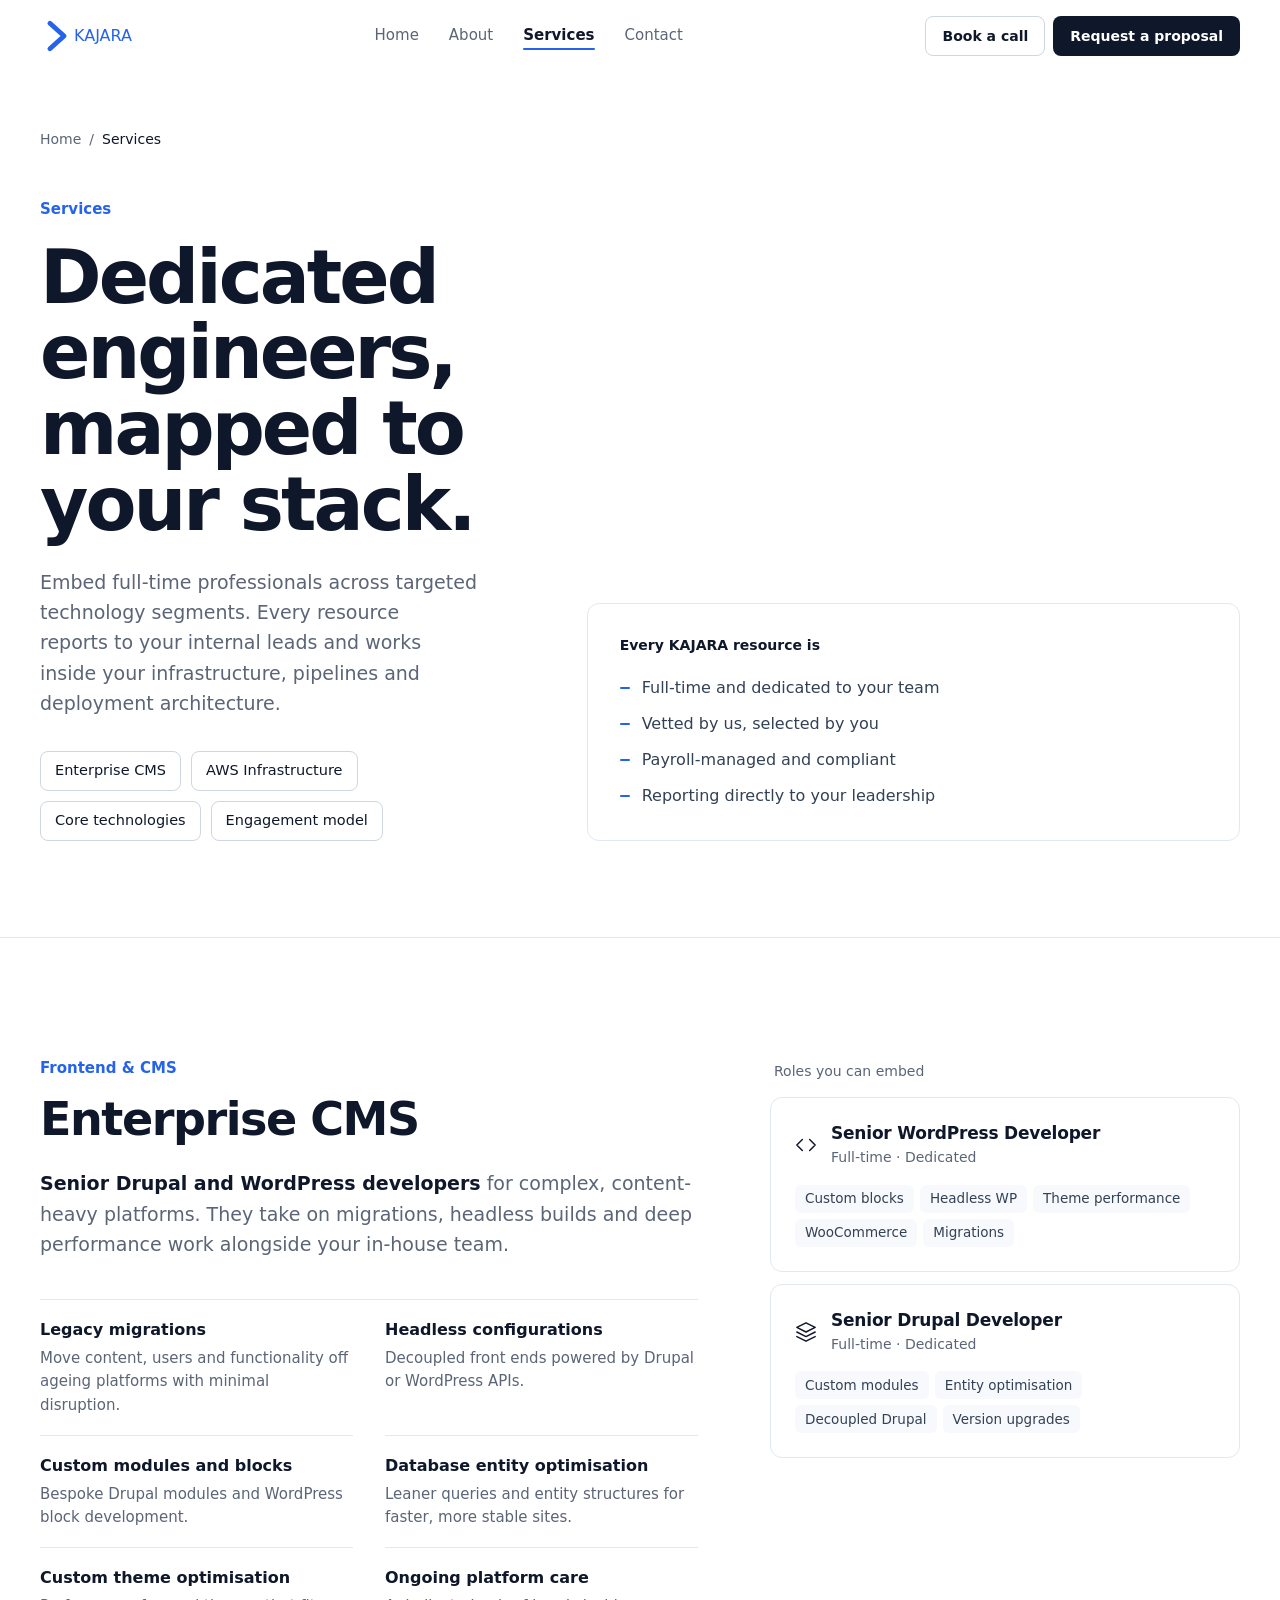
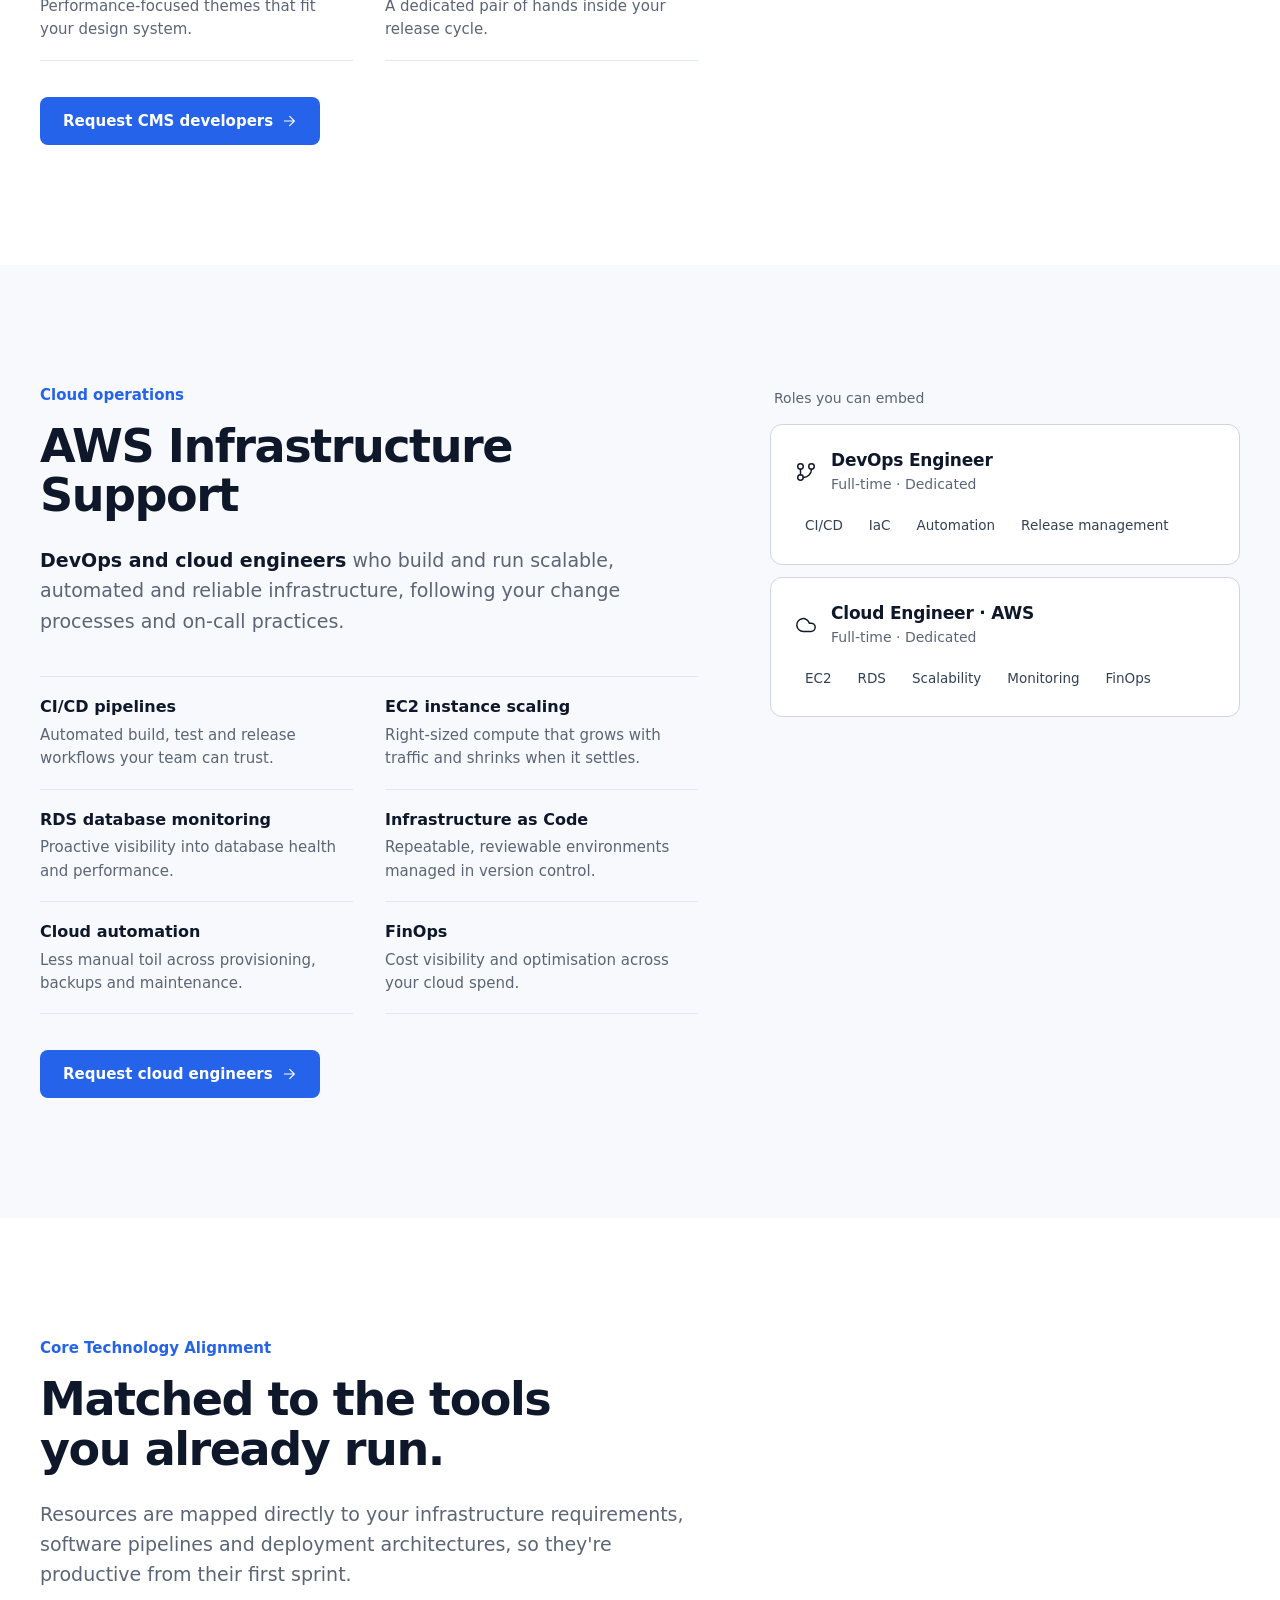
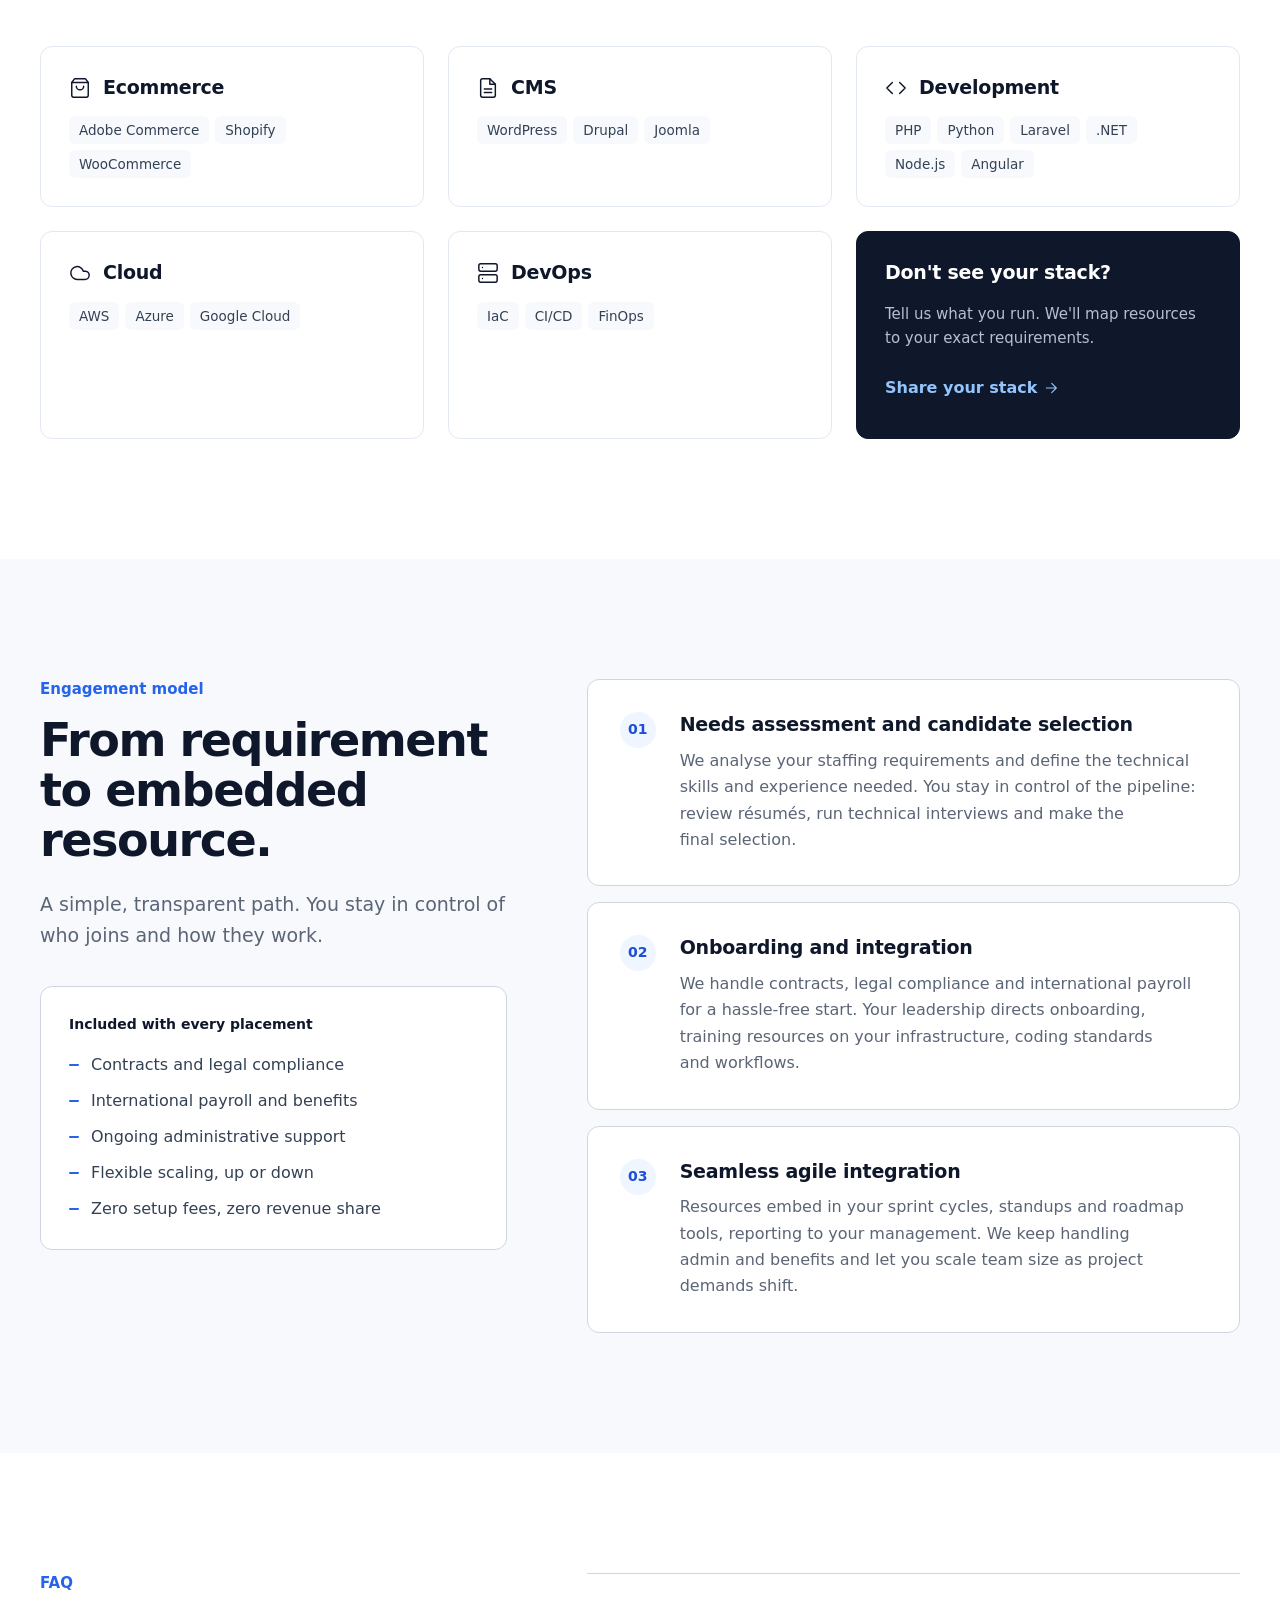
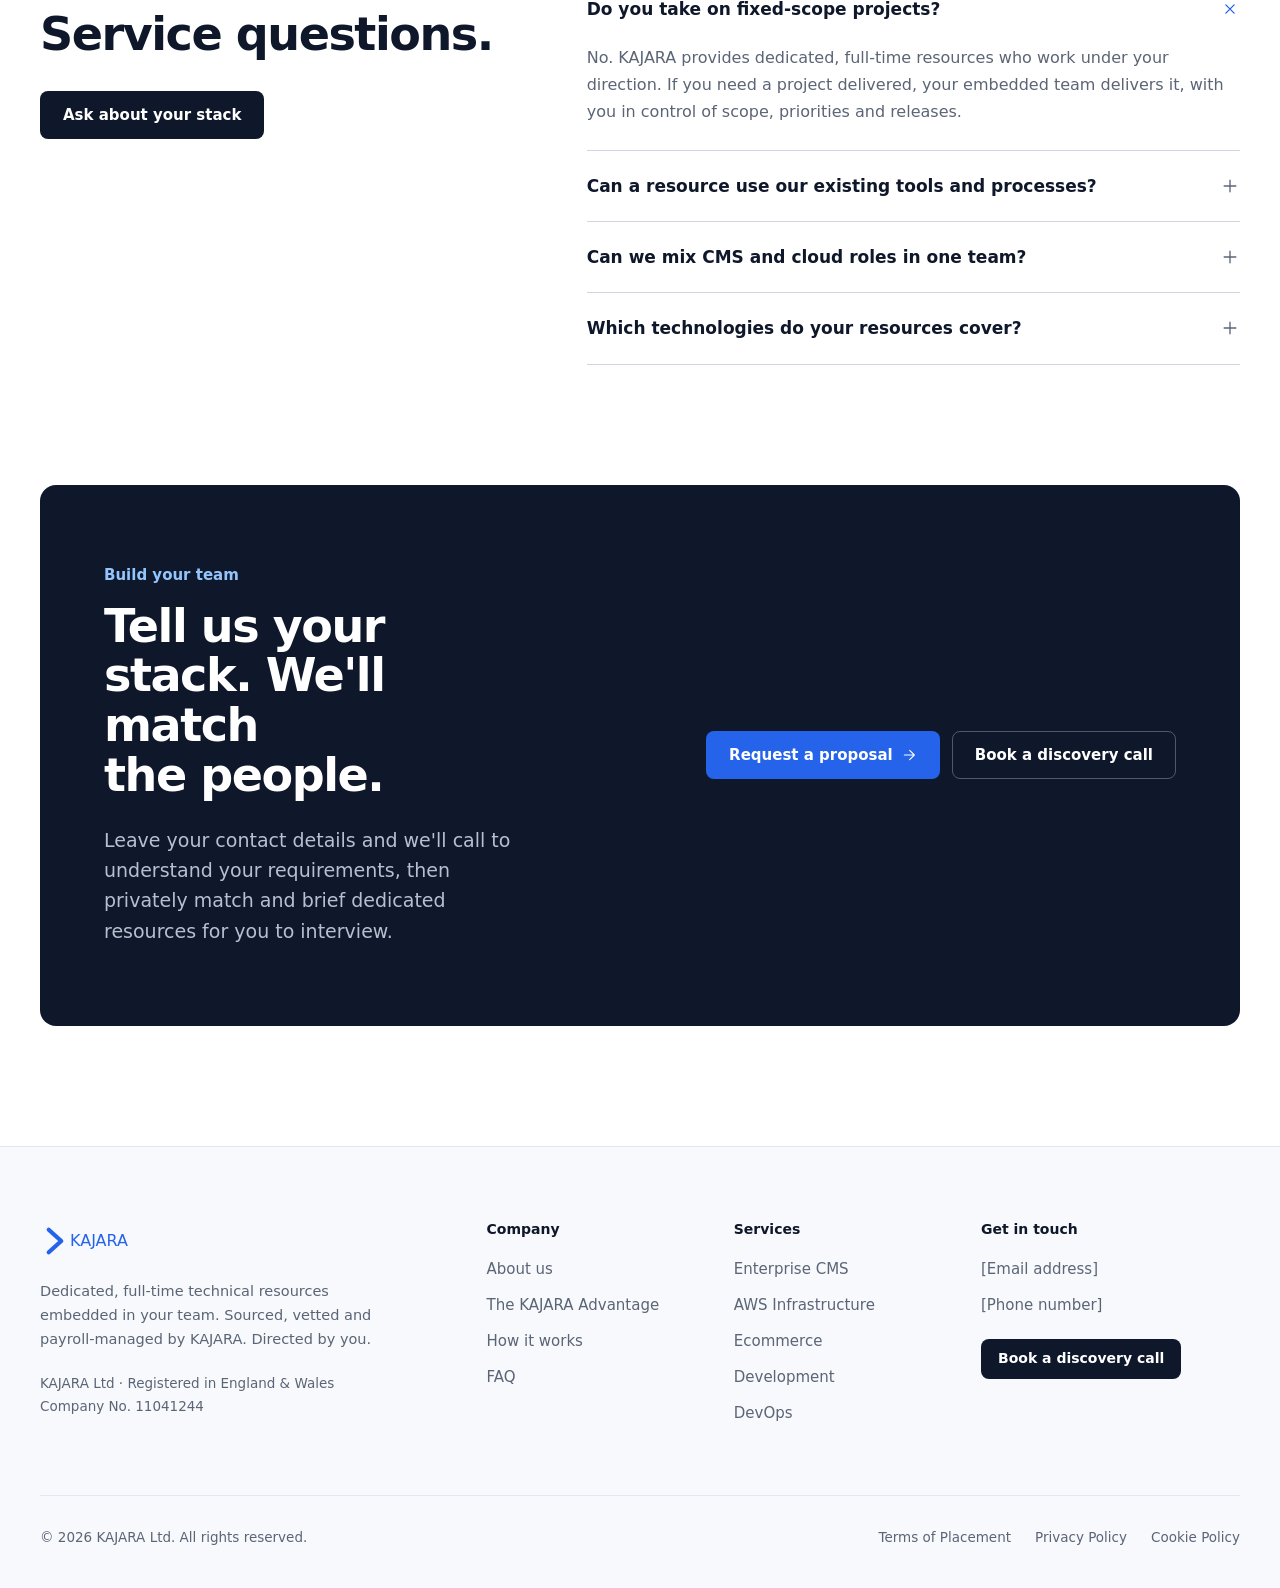
<file: services.html>
<!doctype html>
<html lang="en-GB">
<head>
<meta charset="utf-8">
<meta name="viewport" content="width=device-width, initial-scale=1, viewport-fit=cover">
<title>Services | Dedicated WordPress, Drupal &amp; AWS Engineers | KAJARA</title>
<meta name="description" content="Embed dedicated, full-time Senior WordPress and Drupal developers, DevOps and AWS cloud engineers in your team. Mapped to your stack across ecommerce, CMS, development, cloud and DevOps.">
<link rel="canonical" href="https://www.kajaragroup.com/services">
<meta property="og:type" content="website">
<meta property="og:site_name" content="KAJARA">
<meta property="og:title" content="KAJARA services — dedicated engineers, mapped to your stack">
<meta property="og:description" content="Enterprise CMS and AWS infrastructure specialists who report to your leads.">
<meta name="theme-color" content="#0F172A">
<link rel="preconnect" href="https://fonts.googleapis.com">
<link rel="preconnect" href="https://fonts.gstatic.com" crossorigin>
<link rel="stylesheet" href="https://fonts.googleapis.com/css2?family=Geist:wght@400;500;600;700&amp;family=Geist+Mono:wght@400;500&amp;display=swap">
<link rel="stylesheet" href="assets/styles.css">
<script type="application/ld+json">
{
  "@context": "https://schema.org",
  "@graph": [
    {
      "@type": "Service",
      "name": "Enterprise CMS developers",
      "serviceType": "IT staff augmentation",
      "provider": { "@id": "https://www.kajaragroup.com/#org" },
      "description": "Dedicated Senior Drupal and WordPress developers for legacy migrations, headless configurations, custom module and block development, database entity optimisation and custom theme optimisation."
    },
    {
      "@type": "Service",
      "name": "AWS Infrastructure Support",
      "serviceType": "IT staff augmentation",
      "provider": { "@id": "https://www.kajaragroup.com/#org" },
      "description": "Dedicated DevOps and cloud engineers for CI/CD pipelines, EC2 instance scaling, RDS database monitoring, infrastructure automation and FinOps."
    },
    {
      "@type": "BreadcrumbList",
      "itemListElement": [
        { "@type": "ListItem", "position": 1, "name": "Home", "item": "https://www.kajaragroup.com/" },
        { "@type": "ListItem", "position": 2, "name": "Services", "item": "https://www.kajaragroup.com/services" }
      ]
    }
  ]
}
</script>
</head>
<body>
<svg class="sprite" aria-hidden="true" focusable="false">
  <symbol id="i-check" viewBox="0 0 24 24"><path d="M20 6 9 17l-5-5"/></symbol>
  <symbol id="i-arrow" viewBox="0 0 24 24"><path d="M5 12h14M13 5l7 7-7 7"/></symbol>
  <symbol id="i-code" viewBox="0 0 24 24"><path d="m16 18 6-6-6-6M8 6l-6 6 6 6"/></symbol>
  <symbol id="i-layers" viewBox="0 0 24 24"><path d="m12 2 10 5-10 5L2 7z"/><path d="m2 17 10 5 10-5M2 12l10 5 10-5"/></symbol>
  <symbol id="i-cloud" viewBox="0 0 24 24"><path d="M17.5 19H9a7 7 0 1 1 6.7-9h1.8a4.5 4.5 0 1 1 0 9z"/></symbol>
  <symbol id="i-branch" viewBox="0 0 24 24"><circle cx="6" cy="6" r="3"/><circle cx="6" cy="18" r="3"/><circle cx="18" cy="6" r="3"/><path d="M6 9v6M18 9a9 9 0 0 1-9 9"/></symbol>
  <symbol id="i-bag" viewBox="0 0 24 24"><path d="M6 2 3 6v14a2 2 0 0 0 2 2h14a2 2 0 0 0 2-2V6l-3-4z"/><path d="M3 6h18M16 10a4 4 0 0 1-8 0"/></symbol>
  <symbol id="i-file" viewBox="0 0 24 24"><path d="M14 2H6a2 2 0 0 0-2 2v16a2 2 0 0 0 2 2h12a2 2 0 0 0 2-2V8z"/><path d="M14 2v6h6M16 13H8M16 17H8"/></symbol>
  <symbol id="i-server" viewBox="0 0 24 24"><rect x="2" y="2" width="20" height="8" rx="2"/><rect x="2" y="14" width="20" height="8" rx="2"/><path d="M6 6h.01M6 18h.01"/></symbol>
  <symbol id="i-plus" viewBox="0 0 24 24"><path d="M12 5v14M5 12h14"/></symbol>
</svg>

<a class="skip" href="#main">Skip to content</a>

<header class="site-header" data-header>
  <div class="wrap header-inner">
    <a href="index.html" class="logo" aria-label="KAJARA home">
      <svg width="22" height="22" viewBox="0 0 24 24" aria-hidden="true"><path d="M7 3l10 9-10 9" fill="none" stroke="currentColor" stroke-width="3.4" stroke-linecap="round" stroke-linejoin="round"/></svg>
      <span>KAJARA</span>
    </a>
    <nav class="nav" aria-label="Primary">
      <a href="index.html">Home</a>
      <a href="about.html">About</a>
      <a href="services.html" aria-current="page">Services</a>
      <a href="contact.html">Contact</a>
    </nav>
    <div class="header-cta">
      <a href="contact.html#call" class="btn btn-ghost btn-sm">Book a call</a>
      <a href="contact.html#contact-form" class="btn btn-dark btn-sm">Request a proposal</a>
    </div>
    <button class="menu-btn" type="button" aria-expanded="false" aria-controls="mobile-nav" aria-label="Open menu" data-menu-btn><span></span><span></span></button>
  </div>
  <div class="mobile-nav" id="mobile-nav" data-mobile-nav>
    <div class="mobile-nav-inner">
      <div class="wrap">
        <nav aria-label="Mobile">
          <a href="index.html">Home</a>
          <a href="about.html">About</a>
          <a href="services.html" aria-current="page">Services</a>
          <a href="contact.html">Contact</a>
        </nav>
        <div class="row">
          <a href="contact.html#call" class="btn btn-ghost">Book a call</a>
          <a href="contact.html#contact-form" class="btn btn-dark">Request a proposal</a>
        </div>
      </div>
    </div>
  </div>
</header>

<main id="main">

  <section class="hero hero-page" aria-labelledby="hero-h">
    <div class="wrap">
      <nav aria-label="Breadcrumb" class="rise"><ol class="crumbs"><li><a href="index.html">Home</a></li><li aria-hidden="true">/</li><li aria-current="page">Services</li></ol></nav>
      <div class="split" style="margin-top: 48px; align-items: end">
        <div>
          <p class="eyebrow rise" style="--d:1">Services</p>
          <h1 id="hero-h" class="h1 rise" style="--d:2; margin-top: 20px; max-width: 720px">Dedicated engineers, mapped to your stack.</h1>
          <p class="lead rise" style="--d:3; max-width: 600px; margin-top: 24px">Embed full-time professionals across targeted technology segments. Every resource reports to your internal leads and works inside your infrastructure, pipelines and deployment architecture.</p>
          <nav class="row rise" aria-label="On this page" style="--d:4; gap: 10px; margin-top: 32px">
            <a href="#cms" class="jump">Enterprise CMS</a>
            <a href="#aws" class="jump">AWS Infrastructure</a>
            <a href="#tech" class="jump">Core technologies</a>
            <a href="#model" class="jump">Engagement model</a>
          </nav>
        </div>
        <aside class="card rise" style="--d:4; padding: 32px" aria-labelledby="every-h">
          <h2 id="every-h" class="label">Every KAJARA resource is</h2>
          <ul class="ticks" style="margin-top: 20px">
            <li><svg class="i i-sm" aria-hidden="true"><use href="#i-check"/></svg>Full-time and dedicated to your team</li>
            <li><svg class="i i-sm" aria-hidden="true"><use href="#i-check"/></svg>Vetted by us, selected by you</li>
            <li><svg class="i i-sm" aria-hidden="true"><use href="#i-check"/></svg>Payroll-managed and compliant</li>
            <li><svg class="i i-sm" aria-hidden="true"><use href="#i-check"/></svg>Reporting directly to your leadership</li>
          </ul>
        </aside>
      </div>
    </div>
  </section>

  <section class="sec" id="cms" aria-labelledby="cms-h">
    <div class="wrap svc-grid">
      <div class="reveal">
        <p class="eyebrow">Frontend &amp; CMS</p>
        <h2 id="cms-h" class="h2">Enterprise CMS</h2>
        <p class="lead"><strong style="color: var(--ink); font-weight: 600">Senior Drupal and WordPress developers</strong> for complex, content-heavy platforms. They take on migrations, headless builds and deep performance work alongside your in-house team.</p>
        <ul class="caps">
          <li><strong>Legacy migrations</strong><span>Move content, users and functionality off ageing platforms with minimal disruption.</span></li>
          <li><strong>Headless configurations</strong><span>Decoupled front ends powered by Drupal or WordPress APIs.</span></li>
          <li><strong>Custom modules and blocks</strong><span>Bespoke Drupal modules and WordPress block development.</span></li>
          <li><strong>Database entity optimisation</strong><span>Leaner queries and entity structures for faster, more stable sites.</span></li>
          <li><strong>Custom theme optimisation</strong><span>Performance-focused themes that fit your design system.</span></li>
          <li><strong>Ongoing platform care</strong><span>A dedicated pair of hands inside your release cycle.</span></li>
        </ul>
        <div class="row" style="margin-top: 36px">
          <a href="contact.html#contact-form" class="btn btn-primary">Request CMS developers <svg class="i i-sm arrow" aria-hidden="true"><use href="#i-arrow"/></svg></a>
        </div>
      </div>
      <div class="roles reveal" style="--d:1">
        <p class="label" style="margin: 4px 4px 16px">Roles you can embed</p>
        <div class="role">
          <div class="role-head"><span class="ic"><svg class="i" aria-hidden="true"><use href="#i-code"/></svg></span><div><h3 class="h3" style="font-size: 17px">Senior WordPress Developer</h3><small>Full-time · Dedicated</small></div></div>
          <ul class="chips" style="list-style: none; margin: 0; padding: 0"><li class="chip">Custom blocks</li><li class="chip">Headless WP</li><li class="chip">Theme performance</li><li class="chip">WooCommerce</li><li class="chip">Migrations</li></ul>
        </div>
        <div class="role">
          <div class="role-head"><span class="ic"><svg class="i" aria-hidden="true"><use href="#i-layers"/></svg></span><div><h3 class="h3" style="font-size: 17px">Senior Drupal Developer</h3><small>Full-time · Dedicated</small></div></div>
          <ul class="chips" style="list-style: none; margin: 0; padding: 0"><li class="chip">Custom modules</li><li class="chip">Entity optimisation</li><li class="chip">Decoupled Drupal</li><li class="chip">Version upgrades</li></ul>
        </div>
      </div>
    </div>
  </section>

  <section class="sec band" id="aws" aria-labelledby="aws-h">
    <div class="wrap svc-grid">
      <div class="reveal">
        <p class="eyebrow">Cloud operations</p>
        <h2 id="aws-h" class="h2">AWS Infrastructure Support</h2>
        <p class="lead"><strong style="color: var(--ink); font-weight: 600">DevOps and cloud engineers</strong> who build and run scalable, automated and reliable infrastructure, following your change processes and on-call practices.</p>
        <ul class="caps">
          <li><strong>CI/CD pipelines</strong><span>Automated build, test and release workflows your team can trust.</span></li>
          <li><strong>EC2 instance scaling</strong><span>Right-sized compute that grows with traffic and shrinks when it settles.</span></li>
          <li><strong>RDS database monitoring</strong><span>Proactive visibility into database health and performance.</span></li>
          <li><strong>Infrastructure as Code</strong><span>Repeatable, reviewable environments managed in version control.</span></li>
          <li><strong>Cloud automation</strong><span>Less manual toil across provisioning, backups and maintenance.</span></li>
          <li><strong>FinOps</strong><span>Cost visibility and optimisation across your cloud spend.</span></li>
        </ul>
        <div class="row" style="margin-top: 36px">
          <a href="contact.html#contact-form" class="btn btn-primary">Request cloud engineers <svg class="i i-sm arrow" aria-hidden="true"><use href="#i-arrow"/></svg></a>
        </div>
      </div>
      <div class="roles reveal" style="--d:1">
        <p class="label" style="margin: 4px 4px 16px">Roles you can embed</p>
        <div class="role">
          <div class="role-head"><span class="ic"><svg class="i" aria-hidden="true"><use href="#i-branch"/></svg></span><div><h3 class="h3" style="font-size: 17px">DevOps Engineer</h3><small>Full-time · Dedicated</small></div></div>
          <ul class="chips" style="list-style: none; margin: 0; padding: 0"><li class="chip">CI/CD</li><li class="chip">IaC</li><li class="chip">Automation</li><li class="chip">Release management</li></ul>
        </div>
        <div class="role">
          <div class="role-head"><span class="ic"><svg class="i" aria-hidden="true"><use href="#i-cloud"/></svg></span><div><h3 class="h3" style="font-size: 17px">Cloud Engineer · AWS</h3><small>Full-time · Dedicated</small></div></div>
          <ul class="chips" style="list-style: none; margin: 0; padding: 0"><li class="chip">EC2</li><li class="chip">RDS</li><li class="chip">Scalability</li><li class="chip">Monitoring</li><li class="chip">FinOps</li></ul>
        </div>
      </div>
    </div>
  </section>

  <section class="sec" id="tech" aria-labelledby="tech-h">
    <div class="wrap">
      <div class="measure reveal">
        <p class="eyebrow">Core Technology Alignment</p>
        <h2 id="tech-h" class="h2">Matched to the tools you already run.</h2>
        <p class="lead">Resources are mapped directly to your infrastructure requirements, software pipelines and deployment architectures, so they're productive from their first sprint.</p>
      </div>
      <div class="g3" style="margin-top: 56px">
        <article class="card hover tech-card reveal">
          <div class="row"><span class="ic"><svg class="i" aria-hidden="true"><use href="#i-bag"/></svg></span><h3 class="h3">Ecommerce</h3></div>
          <ul class="chips" style="list-style: none; margin: 0; padding: 0"><li class="chip">Adobe Commerce</li><li class="chip">Shopify</li><li class="chip">WooCommerce</li></ul>
        </article>
        <article class="card hover tech-card reveal" style="--d:1">
          <div class="row"><span class="ic"><svg class="i" aria-hidden="true"><use href="#i-file"/></svg></span><h3 class="h3">CMS</h3></div>
          <ul class="chips" style="list-style: none; margin: 0; padding: 0"><li class="chip">WordPress</li><li class="chip">Drupal</li><li class="chip">Joomla</li></ul>
        </article>
        <article class="card hover tech-card reveal" style="--d:2">
          <div class="row"><span class="ic"><svg class="i" aria-hidden="true"><use href="#i-code"/></svg></span><h3 class="h3">Development</h3></div>
          <ul class="chips" style="list-style: none; margin: 0; padding: 0"><li class="chip">PHP</li><li class="chip">Python</li><li class="chip">Laravel</li><li class="chip">.NET</li><li class="chip">Node.js</li><li class="chip">Angular</li></ul>
        </article>
        <article class="card hover tech-card reveal">
          <div class="row"><span class="ic"><svg class="i" aria-hidden="true"><use href="#i-cloud"/></svg></span><h3 class="h3">Cloud</h3></div>
          <ul class="chips" style="list-style: none; margin: 0; padding: 0"><li class="chip">AWS</li><li class="chip">Azure</li><li class="chip">Google Cloud</li></ul>
        </article>
        <article class="card hover tech-card reveal" style="--d:1">
          <div class="row"><span class="ic"><svg class="i" aria-hidden="true"><use href="#i-server"/></svg></span><h3 class="h3">DevOps</h3></div>
          <ul class="chips" style="list-style: none; margin: 0; padding: 0"><li class="chip">IaC</li><li class="chip">CI/CD</li><li class="chip">FinOps</li></ul>
        </article>
        <article class="card tech-card tech-cta reveal" style="--d:2">
          <h3 class="h3">Don't see your stack?</h3>
          <p>Tell us what you run. We'll map resources to your exact requirements.</p>
          <a href="contact.html#contact-form" class="link">Share your stack <svg class="i i-sm arrow" aria-hidden="true"><use href="#i-arrow"/></svg></a>
        </article>
      </div>
    </div>
  </section>

  <section class="sec band" id="model" aria-labelledby="model-h">
    <div class="wrap split">
      <div class="reveal">
        <p class="eyebrow">Engagement model</p>
        <h2 id="model-h" class="h2">From requirement to embedded resource.</h2>
        <p class="lead">A simple, transparent path. You stay in control of who joins and how they work.</p>
        <div class="card" style="margin-top: 36px">
          <h3 class="label">Included with every placement</h3>
          <ul class="ticks" style="margin-top: 18px">
            <li><svg class="i i-sm" aria-hidden="true"><use href="#i-check"/></svg>Contracts and legal compliance</li>
            <li><svg class="i i-sm" aria-hidden="true"><use href="#i-check"/></svg>International payroll and benefits</li>
            <li><svg class="i i-sm" aria-hidden="true"><use href="#i-check"/></svg>Ongoing administrative support</li>
            <li><svg class="i i-sm" aria-hidden="true"><use href="#i-check"/></svg>Flexible scaling, up or down</li>
            <li><svg class="i i-sm" aria-hidden="true"><use href="#i-check"/></svg>Zero setup fees, zero revenue share</li>
          </ul>
        </div>
      </div>
      <ol class="step-list">
        <li class="card hover step-card reveal">
          <span class="num-badge">01</span>
          <div><h3 class="h3">Needs assessment and candidate selection</h3><p class="body" style="margin-top: 10px">We analyse your staffing requirements and define the technical skills and experience needed. You stay in control of the pipeline: review résumés, run technical interviews and make the final selection.</p></div>
        </li>
        <li class="card hover step-card reveal" style="--d:1">
          <span class="num-badge">02</span>
          <div><h3 class="h3">Onboarding and integration</h3><p class="body" style="margin-top: 10px">We handle contracts, legal compliance and international payroll for a hassle-free start. Your leadership directs onboarding, training resources on your infrastructure, coding standards and workflows.</p></div>
        </li>
        <li class="card hover step-card reveal" style="--d:2">
          <span class="num-badge">03</span>
          <div><h3 class="h3">Seamless agile integration</h3><p class="body" style="margin-top: 10px">Resources embed in your sprint cycles, standups and roadmap tools, reporting to your management. We keep handling admin and benefits and let you scale team size as project demands shift.</p></div>
        </li>
      </ol>
    </div>
  </section>

  <section class="sec" aria-labelledby="faq-h">
    <div class="wrap split">
      <div class="reveal">
        <p class="eyebrow">FAQ</p>
        <h2 id="faq-h" class="h2">Service questions.</h2>
        <a href="contact.html" class="btn btn-dark" style="margin-top: 32px">Ask about your stack</a>
      </div>
      <div class="faq reveal" style="--d:1">
        <details open>
          <summary>Do you take on fixed-scope projects?<svg class="i" aria-hidden="true"><use href="#i-plus"/></svg></summary>
          <div class="faq-a"><p>No. KAJARA provides dedicated, full-time resources who work under your direction. If you need a project delivered, your embedded team delivers it, with you in control of scope, priorities and releases.</p></div>
        </details>
        <details>
          <summary>Can a resource use our existing tools and processes?<svg class="i" aria-hidden="true"><use href="#i-plus"/></svg></summary>
          <div class="faq-a"><p>Yes. Resources join your sprint cycles, standups, repositories and roadmap tools, and follow your coding standards and deployment approvals.</p></div>
        </details>
        <details>
          <summary>Can we mix CMS and cloud roles in one team?<svg class="i" aria-hidden="true"><use href="#i-plus"/></svg></summary>
          <div class="faq-a"><p>Yes. Many teams combine CMS developers with a DevOps or cloud engineer so content, code and infrastructure move together. Tell us your mix and we'll match each role.</p></div>
        </details>
        <details>
          <summary>Which technologies do your resources cover?<svg class="i" aria-hidden="true"><use href="#i-plus"/></svg></summary>
          <div class="faq-a"><p>Ecommerce (Adobe Commerce, Shopify, WooCommerce), CMS (WordPress, Drupal, Joomla), development (PHP, Python, Laravel, .NET, Node.js, Angular), cloud (AWS, Azure, Google Cloud) and DevOps (IaC, CI/CD, FinOps).</p></div>
        </details>
      </div>
    </div>
  </section>

  <section class="sec no-top" aria-labelledby="cta-h">
    <div class="wrap">
      <div class="cta reveal">
        <div class="split" style="align-items: center">
          <div>
            <p class="eyebrow">Build your team</p>
            <h2 id="cta-h" class="h2">Tell us your stack. We'll match the people.</h2>
            <p class="lead">Leave your contact details and we'll call to understand your requirements, then privately match and brief dedicated resources for you to interview.</p>
          </div>
          <div class="row cta-actions" style="justify-content: flex-end">
            <a href="contact.html#contact-form" class="btn btn-primary">Request a proposal <svg class="i i-sm arrow" aria-hidden="true"><use href="#i-arrow"/></svg></a>
            <a href="contact.html#call" class="btn btn-outline-light">Book a discovery call</a>
          </div>
        </div>
      </div>
    </div>
  </section>

</main>

<footer class="site-footer">
  <div class="wrap">
    <div class="foot-grid">
      <div>
        <a href="index.html" class="logo" aria-label="KAJARA home">
          <svg width="22" height="22" viewBox="0 0 24 24" aria-hidden="true"><path d="M7 3l10 9-10 9" fill="none" stroke="currentColor" stroke-width="3.4" stroke-linecap="round" stroke-linejoin="round"/></svg>
          <span>KAJARA</span>
        </a>
        <p class="body" style="margin-top: 16px; max-width: 340px; font-size: 14.5px">Dedicated, full-time technical resources embedded in your team. Sourced, vetted and payroll-managed by KAJARA. Directed by you.</p>
        <p class="foot-legal">KAJARA Ltd · Registered in England &amp; Wales<br>Company No. 11041244</p>
      </div>
      <nav aria-label="Company">
        <h3>Company</h3>
        <ul>
          <li><a href="about.html">About us</a></li>
          <li><a href="about.html#advantage">The KAJARA Advantage</a></li>
          <li><a href="index.html#how-it-works">How it works</a></li>
          <li><a href="index.html#faq">FAQ</a></li>
        </ul>
      </nav>
      <nav aria-label="Services">
        <h3>Services</h3>
        <ul>
          <li><a href="#cms">Enterprise CMS</a></li>
          <li><a href="#aws">AWS Infrastructure</a></li>
          <li><a href="#tech">Ecommerce</a></li>
          <li><a href="#tech">Development</a></li>
          <li><a href="#tech">DevOps</a></li>
        </ul>
      </nav>
      <div>
        <h3>Get in touch</h3>
        <ul>
          <li><a href="contact.html">[Email address]</a></li>
          <li><a href="contact.html">[Phone number]</a></li>
        </ul>
        <a href="contact.html#call" class="btn btn-dark btn-sm" style="margin-top: 16px">Book a discovery call</a>
      </div>
    </div>
    <div class="foot-bottom">
      <p>© <span data-year>2026</span> KAJARA Ltd. All rights reserved.</p>
      <nav aria-label="Legal">
        <a href="#">Terms of Placement</a>
        <a href="#">Privacy Policy</a>
        <a href="#">Cookie Policy</a>
      </nav>
    </div>
  </div>
</footer>

<script src="assets/main.js"></script>
</body>
</html>
</file>
<file: assets/styles.css>
/* KAJARA — site styles
   Layout: 1200px content column, sections alternate white / pale-grey bands, ink for emphasis.
   Colours come from the logo: blue gradient (#2563EB → #1D4ED8), ink #0F172A, green #10B981 used sparingly.
   Restrained by design: one text typeface, quiet neutrals, small 1–3px micro-interactions.
   Light-only brand site: every colour is set explicitly from the tokens below. */
:root {
  --ink: #0F172A;
  --ink-2: #1E293B;
  --text: #334155;
  --muted: #5B6576;
  --line: #E2E8F0;
  --line-2: #CFD6E0;
  --bg: #FFFFFF;
  --bg-alt: #F7F9FC;
  --bg-hover: #EEF2F7;
  --blue: #2563EB;
  --blue-d: #1D4ED8;
  --blue-50: #EFF6FF;
  --blue-100: #DBEAFE;
  --blue-200: #BFDBFE;
  --sky: #93C5FD;
  --on-dark: #B6C0CF;
  --green: #10B981;
  --green-d: #047857;
  --green-50: #ECFDF5;
  --danger: #B42318;

  --font: 'Hanken Grotesk', system-ui, -apple-system, 'Segoe UI', Roboto, sans-serif;
  --mono: var(--font);

  --r-sm: 8px;
  --r: 12px;
  --r-lg: 16px;
  --ease: cubic-bezier(.2, .7, .2, 1);
  --header-h: 72px;
  color-scheme: light;
}

*, *::before, *::after { box-sizing: border-box; }
html { scroll-behavior: smooth; -webkit-text-size-adjust: 100%; background: var(--bg); }
body {
  margin: 0;
  font-family: var(--font);
  font-size: 16px;
  line-height: 1.55;
  color: var(--ink);
  background: var(--bg);
  -webkit-font-smoothing: antialiased;
  text-rendering: optimizeLegibility;
}
img { max-width: 100%; display: block; }
a { color: var(--blue); text-decoration: none; transition: color .15s ease; }
a:hover { color: var(--blue-d); }
:focus-visible { outline: 2px solid var(--blue); outline-offset: 3px; border-radius: 4px; }
h1, h2, h3 { text-wrap: balance; }
p { text-wrap: pretty; }
[id] { scroll-margin-top: calc(var(--header-h) + 24px); }
button { font-family: inherit; }
strong { font-weight: 600; }

.skip {
  position: absolute; left: 16px; top: -64px; z-index: 100;
  background: var(--ink); color: #FFFFFF; padding: 12px 16px; border-radius: var(--r-sm);
  transition: top .2s var(--ease);
}
.skip:focus { top: 12px; color: #FFFFFF; }
.sr-only {
  position: absolute; width: 1px; height: 1px; padding: 0; margin: -1px;
  overflow: hidden; clip: rect(0 0 0 0); white-space: nowrap; border: 0;
}
.sprite { position: absolute; width: 0; height: 0; overflow: hidden; }

/* ---------- Layout ---------- */
.wrap {
  max-width: 1248px;
  margin: 0 auto;
  padding-left: max(24px, env(safe-area-inset-left, 0px));
  padding-right: max(24px, env(safe-area-inset-right, 0px));
}
.sec { padding-block: 120px; }
.sec.no-top { padding-top: 0; }
.band { background: var(--bg-alt); }
.dark { background: var(--ink); color: #FFFFFF; }
.stack { display: flex; flex-direction: column; }
.row { display: flex; flex-wrap: wrap; gap: 12px; align-items: center; }
.between { display: flex; justify-content: space-between; align-items: flex-end; gap: 24px; flex-wrap: wrap; }
.center { max-width: 680px; margin: 0 auto; text-align: center; }
.measure { max-width: 660px; }

.g2 { display: grid; grid-template-columns: repeat(2, minmax(0, 1fr)); gap: 24px; }
.g3 { display: grid; grid-template-columns: repeat(3, minmax(0, 1fr)); gap: 24px; }
.g4 { display: grid; grid-template-columns: repeat(4, minmax(0, 1fr)); gap: 20px; }
.g6 { display: grid; grid-template-columns: repeat(6, minmax(0, 1fr)); gap: 24px; }
.span2 { grid-column: span 2; }
.span3 { grid-column: span 3; }
.split { display: grid; grid-template-columns: minmax(0, 5fr) minmax(0, 7fr); gap: 80px; align-items: start; }
.split > *, .g2 > *, .g3 > *, .g4 > * { min-width: 0; }
.hero-grid { display: grid; grid-template-columns: minmax(0, 1.05fr) minmax(0, 1fr); gap: 72px; align-items: center; }
.svc-grid { display: grid; grid-template-columns: minmax(0, 7fr) minmax(0, 5fr); gap: 72px; align-items: start; }
.contact-grid { display: grid; grid-template-columns: minmax(0, 7fr) minmax(0, 5fr); gap: 32px; align-items: start; }

/* ---------- Type ---------- */
.eyebrow { margin: 0; font-size: 15px; font-weight: 600; line-height: 1.4; color: var(--blue); }
.dark .eyebrow, .cta .eyebrow { color: var(--sky); }
.eyebrow-dot { display: inline-flex; align-items: center; gap: 10px; }
.eyebrow-dot::before { content: ""; width: 8px; height: 8px; border-radius: 50%; background: var(--green); flex: none; }
.label { margin: 0; font-size: 14px; font-weight: 600; line-height: 1.4; color: var(--ink); }
.h1 { margin: 0; font-size: clamp(42px, 5.8vw, 76px); line-height: 1.02; letter-spacing: -.04em; font-weight: 600; }
.h2 { margin: 0; font-size: clamp(32px, 3.6vw, 48px); line-height: 1.08; letter-spacing: -.032em; font-weight: 600; }
.h3 { margin: 0; font-size: 19px; line-height: 1.35; letter-spacing: -.012em; font-weight: 600; }
.lead { margin: 0; font-size: 19px; line-height: 1.6; color: var(--muted); }
.body { margin: 0; font-size: 16px; line-height: 1.65; color: var(--muted); }
.accent { color: var(--blue); }
.mono { font-family: var(--font); }
.eyebrow + .h1, .eyebrow + .h2 { margin-top: 16px; }
.h1 + .lead, .h2 + .lead { margin-top: 24px; }

/* ---------- Header ---------- */
.site-header {
  position: sticky;
  top: env(safe-area-inset-top, 0px);
  z-index: 50;
  background: rgba(255, 255, 255, .92);
  -webkit-backdrop-filter: blur(12px);
  backdrop-filter: blur(12px);
  border-bottom: 1px solid transparent;
  transition: border-color .2s ease, box-shadow .3s ease;
}
.site-header.is-scrolled { border-bottom-color: var(--line); box-shadow: 0 8px 24px -20px rgba(15, 23, 42, .35); }
body::before {
  content: ""; position: fixed; inset: 0 0 auto; height: env(safe-area-inset-top, 0px);
  z-index: 60; background: var(--bg);
}
.header-inner { display: flex; align-items: center; justify-content: space-between; gap: 24px; min-height: var(--header-h); }
.logo { display: inline-flex; align-items: center; min-height: 44px; }
.logo svg { display: block; height: 34px; width: auto; }
.site-footer .logo svg { height: 30px; }
.nav { display: flex; gap: 2px; }
.nav a {
  display: inline-flex; align-items: center; min-height: 40px; padding: 0 14px;
  color: var(--muted); font-size: 15px; font-weight: 500; border-radius: var(--r-sm);
}
.nav a { position: relative; }
.nav a::after {
  content: ""; position: absolute; left: 14px; right: 14px; bottom: 6px; height: 2px; border-radius: 2px;
  background: var(--blue); transform: scaleX(0); transform-origin: left; transition: transform .3s var(--ease);
}
.nav a:hover { color: var(--ink); }
.nav a:hover::after, .nav a[aria-current="page"]::after { transform: scaleX(1); }
.nav a[aria-current="page"] { color: var(--ink); font-weight: 600; }
.header-cta { display: flex; gap: 8px; }
.menu-btn {
  display: none; width: 44px; height: 44px; border: 1px solid var(--line); border-radius: var(--r-sm);
  background: var(--bg); cursor: pointer; flex-direction: column; align-items: center; justify-content: center; gap: 4px;
}
.menu-btn span { display: block; width: 18px; height: 2px; border-radius: 2px; background: var(--ink); transition: transform .3s var(--ease); }
.menu-btn[aria-expanded="true"] span:first-child { transform: translateY(3px) rotate(45deg); }
.menu-btn[aria-expanded="true"] span:last-child { transform: translateY(-3px) rotate(-45deg); }
.mobile-nav { display: grid; grid-template-rows: 0fr; transition: grid-template-rows .35s var(--ease); }
.mobile-nav.is-open { grid-template-rows: 1fr; }
.mobile-nav-inner { overflow: hidden; }
.mobile-nav nav { display: grid; padding-top: 8px; }
.mobile-nav nav a {
  display: flex; align-items: center; justify-content: space-between; min-height: 56px;
  border-bottom: 1px solid var(--line); color: var(--ink); font-size: 18px; font-weight: 500;
}
.mobile-nav nav a[aria-current="page"] { font-weight: 700; }
.mobile-nav .row { padding-block: 20px 24px; }
.mobile-nav .row .btn { flex: 1 1 160px; }

/* ---------- Buttons & links ---------- */
.btn {
  display: inline-flex; align-items: center; justify-content: center; gap: 8px;
  min-height: 48px; padding: 12px 22px; border-radius: var(--r-sm);
  font: 600 15px/1.2 var(--font); text-align: center;
  border: 1px solid transparent; cursor: pointer;
  transition: background-color .15s ease, border-color .15s ease, color .15s ease, transform .2s var(--ease), box-shadow .25s ease;
}
.btn:hover { transform: translateY(-1px); }
.btn:active { transform: translateY(0) scale(.985); }
.btn-sm { min-height: 40px; padding: 8px 16px; font-size: 14px; }
.btn-block { width: 100%; }
.btn-primary { background: var(--blue); color: #FFFFFF; }
.btn-primary:hover { background: var(--blue-d); color: #FFFFFF; box-shadow: 0 8px 18px -10px rgba(37, 99, 235, .55); }
.btn-dark { background: var(--ink); color: #FFFFFF; }
.btn-dark:hover { background: var(--ink-2); color: #FFFFFF; }
.btn-ghost { background: var(--bg); color: var(--ink); border-color: var(--line-2); }
.btn-ghost:hover { border-color: var(--ink); color: var(--ink); }
.btn-light { background: #FFFFFF; color: var(--ink); }
.btn-light:hover { background: var(--blue-50); color: var(--ink); }
.btn-outline-light { background: transparent; color: #FFFFFF; border-color: rgba(255, 255, 255, .28); }
.btn-outline-light:hover { border-color: #FFFFFF; color: #FFFFFF; }
.arrow { transition: transform .2s var(--ease); }
.btn:hover .arrow, .link:hover .arrow, .contact-card:hover .arrow { transform: translateX(2px); }
.link { display: inline-flex; align-items: center; gap: 6px; min-height: 44px; font-weight: 600; }

/* ---------- Icons ---------- */
.i { width: 20px; height: 20px; fill: none; stroke: currentColor; stroke-width: 1.6; stroke-linecap: round; stroke-linejoin: round; flex: none; }
.i-sm { width: 16px; height: 16px; }
.i-lg { width: 24px; height: 24px; }
.ic { display: inline-flex; align-items: center; justify-content: center; flex: none; color: var(--ink); }
.ic .i { width: 22px; height: 22px; }
.ic-sm .i { width: 18px; height: 18px; }
.contact-card > .ic, .feature > .ic, .call-card > .ic { align-self: flex-start; }

/* ---------- Cards, chips, lists ---------- */
.card {
  background: var(--bg); border: 1px solid var(--line); border-radius: var(--r); padding: 28px;
  transition: border-color .25s ease, transform .3s var(--ease), box-shadow .3s ease;
}
.band .card { border-color: var(--line-2); }
.card-lg { padding: 36px; }
.card.hover:hover, .band .card.hover:hover { border-color: var(--blue-200); transform: translateY(-2px); box-shadow: 0 16px 32px -24px rgba(15, 23, 42, .28); }
.card.hover .ic { transition: color .25s ease; }
.card.hover:hover .ic { color: var(--blue); }
.card .stack { gap: 16px; }
.feature { display: flex; flex-direction: column; gap: 12px; }
.chip {
  display: inline-flex; align-items: center; min-height: 28px; padding: 0 10px; border-radius: 6px;
  background: var(--bg-alt); color: var(--text); font-size: 13.5px; font-weight: 500;
}
.band .chip { background: var(--bg); }
.chip { transition: background-color .2s ease, color .2s ease; }
.chip:hover { background: var(--blue-50); color: var(--blue-d); }
.chip-blue { background: var(--blue-50); color: var(--blue-d); }
.chips { display: flex; flex-wrap: wrap; gap: 6px; }
.ticks { list-style: none; margin: 0; padding: 0; display: grid; gap: 12px; }
.ticks li { position: relative; padding-left: 22px; font-size: 16px; line-height: 1.5; color: var(--text); }
.ticks li::before { content: ""; position: absolute; left: 0; top: .72em; width: 10px; height: 2px; border-radius: 1px; background: var(--blue); }
.dark .ticks li::before, .cta .ticks li::before, .call-card .ticks li::before { background: var(--sky); }
.ticks .i { display: none; }
.dark .ticks li, .cta .ticks li, .call-card .ticks li { color: var(--on-dark); }

/* ---------- Hero ---------- */
.hero { position: relative; background: var(--bg); border-bottom: 1px solid var(--line); }
.hero > .wrap { position: relative; }
.hero-home { padding-block: 104px 112px; }
.hero-page { padding-block: 56px 96px; }
.hero-ticks { grid-template-columns: repeat(2, minmax(0, 1fr)); gap: 10px 24px; max-width: 520px; }
.hero-ticks li { font-size: 15.5px; }
.crumbs { list-style: none; margin: 0; padding: 0; display: flex; flex-wrap: wrap; gap: 8px; font-size: 14px; color: var(--muted); }
.crumbs a { color: var(--muted); }
.crumbs a:hover { color: var(--ink); }
.crumbs [aria-current] { color: var(--ink); }

/* Pod illustration */
.pod { margin: 0; }
.pod-card { background: var(--bg); border: 1px solid var(--line-2); border-radius: var(--r-lg); overflow: hidden; }
.pod-head { display: flex; justify-content: space-between; align-items: center; gap: 12px; padding: 16px 24px; border-bottom: 1px solid var(--line); }
.pod-body { padding: 24px; display: flex; flex-direction: column; gap: 12px; }
.pod-lead { display: flex; align-items: center; gap: 14px; padding: 16px 18px; border-radius: var(--r); background: var(--ink); color: #FFFFFF; }
.pod-lead .ic { color: #FFFFFF; }
.pod-lead small { display: block; font-size: 13px; color: var(--on-dark); margin-top: 2px; }
.pod-tree { margin-left: 28px; padding: 4px 0 0 20px; border-left: 1px solid var(--line-2); display: flex; flex-direction: column; gap: 8px; }
.pod-row { display: flex; align-items: center; gap: 12px; padding: 14px 16px; border: 1px solid var(--line); border-radius: var(--r); background: var(--bg); transition: border-color .25s ease, transform .3s var(--ease); }
.pod-row:hover { border-color: var(--blue-200); transform: translateX(3px); }
.pod-row .ic { color: var(--muted); }
.pod-row strong { display: block; font-size: 15px; font-weight: 600; }
.pod-row small { display: block; font-size: 13px; color: var(--muted); }
.pod-row > div { flex: 1; min-width: 0; }
.pod-foot { display: grid; grid-template-columns: repeat(2, minmax(0, 1fr)); border-top: 1px solid var(--line); background: var(--bg-alt); }
.pod-foot > div { padding: 18px 24px; }
.pod-foot > div + div { border-left: 1px solid var(--line); }
.pod-foot .label { font-size: 13px; color: var(--muted); font-weight: 600; }
.pod-foot p { margin: 6px 0 0; font-size: 14px; line-height: 1.5; color: var(--ink); }

/* ---------- Comparison table ---------- */
.table-wrap { overflow-x: auto; border: 1px solid var(--line); border-radius: var(--r); background: var(--bg); }
.cmp { width: 100%; min-width: 680px; border-collapse: collapse; font-size: 15px; }
.cmp th, .cmp td { padding: 16px 20px; text-align: left; vertical-align: top; line-height: 1.5; border-bottom: 1px solid var(--line); }
.cmp thead th { font-size: 14px; font-weight: 500; color: var(--muted); }
.cmp tbody th { width: 26%; font-weight: 600; color: var(--ink); }
.cmp td { color: var(--muted); }
.cmp .k { background: var(--blue-50); color: var(--ink); font-weight: 600; }
.cmp thead .k { color: var(--blue-d); font-weight: 700; }
.cmp tr:last-child th, .cmp tr:last-child td { border-bottom: 0; }

/* ---------- Process ---------- */
.steps { list-style: none; margin: 64px 0 0; padding: 0; }
.step { position: relative; display: flex; flex-direction: column; gap: 12px; padding-top: 24px; border-top: 2px solid var(--line); }
.step::before {
  content: ""; position: absolute; top: -2px; left: 0; width: 100%; height: 2px; background: var(--blue);
  transform: scaleX(0); transform-origin: left; transition: transform 1s var(--ease); transition-delay: calc(var(--d, 0) * 180ms + 150ms);
}
.step.is-in::before, html:not(.js) .step::before { transform: scaleX(1); }
.step-num { font-size: 14px; font-weight: 600; color: var(--blue); }
.step-list { list-style: none; margin: 0; padding: 0; display: grid; gap: 16px; }
.step-card { display: flex; gap: 24px; padding: 32px; }
.num-badge {
  display: inline-flex; align-items: center; justify-content: center; flex: none;
  width: 36px; height: 36px; border-radius: 50%; background: var(--blue-50); color: var(--blue-d); font-size: 14px; font-weight: 600;
}

/* ---------- Technologies marquee ---------- */
.tech-strip {
  display: flex; align-items: baseline; gap: 12px 32px; flex-wrap: wrap;
  margin-top: 48px; padding-top: 24px; border-top: 1px solid var(--line);
}
.tech-strip .label { color: var(--muted); font-weight: 500; }
.marquee {
  flex: 1 1 320px; min-width: 0; overflow: hidden;
  -webkit-mask-image: linear-gradient(90deg, transparent, #000 6%, #000 94%, transparent);
  mask-image: linear-gradient(90deg, transparent, #000 6%, #000 94%, transparent);
}
.marquee-track { display: flex; gap: 6px; width: max-content; animation: marquee 45s linear infinite; }
.marquee:hover .marquee-track { animation-play-state: paused; }
.marquee-track ul { display: flex; gap: 6px; list-style: none; margin: 0; padding: 0; }

/* ---------- FAQ ---------- */
.faq { border-top: 1px solid var(--line-2); }
.faq details { border-bottom: 1px solid var(--line-2); }
.faq summary {
  list-style: none; cursor: pointer; display: flex; justify-content: space-between; align-items: center; gap: 24px;
  min-height: 44px; padding: 22px 0; font-size: 17px; font-weight: 600; color: var(--ink);
}
.faq summary::-webkit-details-marker { display: none; }
.faq summary .i { color: var(--muted); transition: transform .3s var(--ease); }
.faq details[open] summary .i { transform: rotate(45deg); color: var(--blue); }
.faq-a { overflow: hidden; }
.faq-a p { margin: 0; padding-bottom: 24px; max-width: 720px; font-size: 16px; line-height: 1.7; color: var(--muted); }

/* ---------- CTA band ---------- */
.cta { border-radius: var(--r-lg); padding: 80px 64px; color: #FFFFFF; background: var(--ink); }
.cta .h2 { color: #FFFFFF; }
.cta .lead { color: var(--on-dark); }
.cta-panel { border-top: 1px solid rgba(255, 255, 255, .16); padding-top: 28px; }
.cta-panel .label { color: var(--sky) !important; font-weight: 600; }
.next { list-style: none; margin: 20px 0 0; padding: 0; display: grid; gap: 20px; }
.next li { display: flex; gap: 16px; }
.next .n { font-size: 14px; font-weight: 600; color: var(--sky); font-variant-numeric: tabular-nums; }
.next strong { display: block; font-weight: 600; }
.next span:not(.n) { display: block; margin-top: 4px; font-size: 15px; line-height: 1.55; color: var(--on-dark); }

/* ---------- About ---------- */
.facts { margin: 0; }
.facts div { display: flex; justify-content: space-between; gap: 16px; padding: 14px 0; border-bottom: 1px solid var(--line); }
.facts div:last-child { border-bottom: 0; }
.facts dt { font-size: 14.5px; color: var(--muted); }
.facts dd { margin: 0; font-size: 14.5px; font-weight: 600; text-align: right; color: var(--ink); }
.tl { list-style: none; margin: 0; padding: 0; }
.tl li { position: relative; margin-left: 4px; padding: 0 0 36px 32px; border-left: 1px solid var(--line-2); }
.tl li:last-child { padding-bottom: 0; border-left-color: transparent; }
.tl li::before { content: ""; position: absolute; left: -5px; top: 6px; width: 9px; height: 9px; border-radius: 50%; background: var(--blue); box-shadow: 0 0 0 3px var(--blue-100); transition: transform .3s var(--ease), box-shadow .3s ease; }
.tl li:hover::before { transform: scale(1.25); box-shadow: 0 0 0 5px var(--blue-100); }
.tl li:last-child::before { background: var(--green); box-shadow: 0 0 0 3px var(--green-50); }
.tl .when { font-size: 14px; font-weight: 600; color: var(--blue); }
.why-statement { margin: 20px 0 0; max-width: 980px; font-size: clamp(28px, 3.4vw, 44px); line-height: 1.2; letter-spacing: -.028em; font-weight: 500; color: var(--on-dark); }
.why-statement span { color: var(--sky); }
.why-grid { margin-top: 64px; padding-top: 40px; border-top: 1px solid rgba(255, 255, 255, .16); }
.why-grid .i { color: var(--sky); }
.why-grid p { margin: 10px 0 0; font-size: 16px; line-height: 1.65; color: var(--on-dark); }
.resp-you { border-color: var(--blue-200) !important; background: var(--blue-50); }
.resp-you .ic { color: var(--blue); }

/* ---------- Services ---------- */
.jump {
  display: inline-flex; align-items: center; min-height: 40px; padding: 0 14px; border-radius: var(--r-sm);
  border: 1px solid var(--line-2); background: var(--bg); color: var(--ink); font-size: 14.5px; font-weight: 500;
  transition: border-color .15s ease;
}
.jump { transition: border-color .15s ease, color .15s ease, transform .2s var(--ease); }
.jump:hover { border-color: var(--blue); color: var(--blue-d); transform: translateY(-1px); }
.caps { list-style: none; margin: 40px 0 0; padding: 0; display: grid; grid-template-columns: repeat(2, minmax(0, 1fr)); gap: 0 32px; border-top: 1px solid var(--line); }
.caps li { padding: 18px 0; border-bottom: 1px solid var(--line); }
.caps strong { display: block; font-size: 16px; font-weight: 600; color: var(--ink); }
.caps span { display: block; margin-top: 4px; font-size: 15px; line-height: 1.55; color: var(--muted); }
.roles { border: 0; border-radius: 0; padding: 0; background: none; }
.roles .label { color: var(--muted); font-weight: 500; }
.role { display: flex; flex-direction: column; gap: 16px; padding: 24px; border: 1px solid var(--line); border-radius: var(--r); background: var(--bg); }
.band .role { border-color: var(--line-2); }
.role + .role { margin-top: 12px; }
.role-head { display: flex; gap: 14px; align-items: center; }
.role-head small { display: block; margin-top: 2px; font-size: 14px; color: var(--muted); }
.tech-card { display: flex; flex-direction: column; gap: 16px; }
.tech-card .row { gap: 12px; flex-wrap: nowrap; }
.tech-cta { background: var(--ink); border-color: var(--ink); }
.tech-cta .h3 { color: #FFFFFF; }
.tech-cta p { margin: 0; color: var(--on-dark); font-size: 15px; line-height: 1.6; }
.tech-cta .link { color: var(--sky); margin-top: auto; }

/* ---------- Contact ---------- */
.contact-card { display: flex; flex-direction: column; gap: 14px; color: var(--ink); }
.contact-card:hover { color: var(--ink); }
.contact-value { font-size: 18px; font-weight: 600; color: var(--ink); word-break: break-word; }
.contact-meta { font-size: 14.5px; color: var(--muted); }
.copy-row { display: flex; align-items: center; gap: 8px; flex-wrap: wrap; margin-top: auto; }
.copy-btn {
  display: inline-flex; align-items: center; gap: 6px; min-height: 36px; padding: 0 12px;
  border: 1px solid var(--line-2); border-radius: var(--r-sm); background: var(--bg); color: var(--text);
  font-size: 13.5px; font-weight: 500; cursor: pointer; transition: border-color .15s ease;
}
.copy-btn:hover { border-color: var(--blue); color: var(--blue-d); }
.copy-btn.is-copied { border-color: var(--green); color: var(--green-d); background: var(--green-50); }
.form-card { padding: 40px; }
.form { display: grid; gap: 20px; margin-top: 28px; }
.fgrid { display: grid; grid-template-columns: repeat(2, minmax(0, 1fr)); gap: 20px; }
.field { display: flex; flex-direction: column; gap: 8px; min-width: 0; }
.field label, .legend { font-size: 14.5px; font-weight: 600; color: var(--ink); padding: 0; }
.opt-tag { font-weight: 400; color: var(--muted); }
.req { color: var(--danger); }
.inp {
  width: 100%; min-height: 48px; padding: 12px 14px; border: 1px solid var(--line-2); border-radius: var(--r-sm);
  font: 400 15.5px/1.4 var(--font); color: var(--ink); background: var(--bg);
  transition: border-color .15s ease, box-shadow .15s ease;
}
.inp::placeholder { color: #8792A2; }
.inp:hover { border-color: #A3ADBB; }
.inp:focus { outline: none; border-color: var(--blue); box-shadow: 0 0 0 3px var(--blue-100); }
.inp.is-invalid { border-color: var(--danger); box-shadow: 0 0 0 3px #FDECEA; }
.err { display: none; font-size: 13.5px; color: var(--danger); }
.field.has-error .err { display: block; }
fieldset.field { border: 0; margin: 0; padding: 0; }
.seg { display: grid; grid-template-columns: repeat(3, minmax(0, 1fr)); gap: 8px; margin-top: 8px; }
.seg label { position: relative; display: block; cursor: pointer; }
.seg input { position: absolute; opacity: 0; inset: 0; margin: 0; cursor: pointer; }
.seg span {
  display: flex; align-items: center; justify-content: center; gap: 8px; min-height: 46px; padding: 8px 12px;
  border: 1px solid var(--line-2); border-radius: var(--r-sm); font-size: 14.5px; font-weight: 500; color: var(--text); text-align: center;
  transition: border-color .15s ease, background-color .15s ease, color .15s ease;
}
.seg label:hover span { border-color: #A3ADBB; }
.seg input:checked + span { border-color: var(--blue); background: var(--blue-50); color: var(--blue-d); box-shadow: inset 0 0 0 1px var(--blue); }
.seg input:focus-visible + span { outline: 2px solid var(--blue); outline-offset: 2px; }
.consent { display: flex; gap: 10px; align-items: flex-start; font-size: 14.5px; line-height: 1.55; color: var(--muted); cursor: pointer; }
.consent input { width: 18px; height: 18px; margin: 2px 0 0; accent-color: var(--blue); flex: none; }
.form-foot { display: flex; align-items: center; gap: 16px 24px; flex-wrap: wrap; }
.assure { display: inline-flex; align-items: center; gap: 8px; font-size: 14px; color: var(--muted); }
.btn .spinner { display: none; width: 16px; height: 16px; border-radius: 50%; border: 2px solid rgba(255, 255, 255, .4); border-top-color: #FFFFFF; animation: spin .7s linear infinite; }
.btn.is-loading { pointer-events: none; opacity: .85; }
.btn.is-loading .spinner { display: inline-block; }
.btn.is-loading .arrow { display: none; }
.success { text-align: center; padding: 40px 8px; }
.success-icon { display: inline-flex; align-items: center; justify-content: center; width: 56px; height: 56px; border-radius: 50%; background: var(--green-50); color: var(--green-d); }
.success-icon path { stroke-dasharray: 24; stroke-dashoffset: 24; animation: draw .5s .15s var(--ease) forwards; }
.success .h2 { margin-top: 20px; font-size: 30px; }
.success .body { margin: 12px auto 0; max-width: 420px; }
.call-card { border-radius: var(--r); padding: 36px; background: var(--ink); color: #FFFFFF; }
.call-card .ic { color: var(--sky); }
.call-card p { margin: 12px 0 0; color: var(--on-dark); font-size: 15.5px; line-height: 1.6; }
.call-card .label { color: var(--sky); font-weight: 600; margin: 28px 0 14px; }
.n-badge { display: inline-flex; align-items: center; justify-content: center; flex: none; width: 28px; height: 28px; border-radius: 50%; background: var(--blue-50); color: var(--blue-d); font-size: 13px; font-weight: 600; }
.next-light { list-style: none; margin: 20px 0 0; padding: 0; display: grid; gap: 20px; }
.next-light li { display: flex; gap: 14px; }
.next-light strong { display: block; font-size: 16px; font-weight: 600; }
.next-light span:not(.n-badge) { display: block; margin-top: 4px; font-size: 15px; line-height: 1.6; color: var(--muted); }

/* ---------- Footer ---------- */
.site-footer { background: var(--bg-alt); border-top: 1px solid var(--line); }
.foot-grid { display: grid; grid-template-columns: minmax(0, 2fr) minmax(0, 1fr) minmax(0, 1fr) minmax(0, 1.3fr); gap: 48px; padding-block: 72px 0; }
.foot-grid h3 { margin: 0; font-size: 14px; font-weight: 600; color: var(--ink); }
.foot-grid ul { list-style: none; margin: 12px 0 0; padding: 0; display: grid; gap: 2px; }
.foot-grid ul a { display: inline-flex; align-items: center; min-height: 34px; color: var(--muted); font-size: 15px; transition: color .15s ease, transform .2s var(--ease); }
.foot-grid ul a:hover { color: var(--ink); transform: translateX(2px); }
.foot-legal { margin: 20px 0 0; font-size: 13.5px; line-height: 1.7; color: var(--muted); }
.foot-bottom { display: flex; justify-content: space-between; align-items: center; gap: 16px; flex-wrap: wrap; margin-top: 64px; padding-block: 24px 32px; border-top: 1px solid var(--line); }
.foot-bottom p { margin: 0; font-size: 13.5px; color: var(--muted); }
.foot-bottom nav { display: flex; gap: 8px 24px; flex-wrap: wrap; }
.foot-bottom nav a { display: inline-flex; align-items: center; min-height: 36px; font-size: 13.5px; color: var(--muted); }
.foot-bottom nav a:hover { color: var(--ink); }

/* ---------- Motion: short fades and 1–3px movements, nothing that loops except the marquee ---------- */
.rise { animation: rise .7s var(--ease) backwards; animation-delay: calc(var(--d, 0) * 70ms); }
.pod-row { animation: slide-in .6s var(--ease) backwards; animation-delay: calc(450ms + var(--d, 0) * 110ms); }
.reveal { transition: opacity .7s ease, transform .7s var(--ease), border-color .25s ease, box-shadow .3s ease; }
.js .reveal.is-pending { opacity: 0; transform: translateY(12px); }
.js .reveal.is-pending, .js .reveal.is-revealing { transition-delay: calc(var(--d, 0) * 70ms); }
.consent.has-error { color: var(--danger); }
.consent.has-error input { outline: 2px solid var(--danger); outline-offset: 2px; }
.form-alert { margin: 20px 0 0; padding: 12px 16px; border: 1px solid #F5C6C1; border-radius: var(--r-sm); background: #FDF3F2; color: var(--danger); font-size: 14.5px; line-height: 1.5; }
.hp { position: absolute; left: -9999px; width: 1px; height: 1px; overflow: hidden; }

@keyframes rise { from { opacity: 0; transform: translateY(10px); } to { opacity: 1; transform: none; } }
@keyframes slide-in { from { opacity: 0; transform: translateX(-8px); } to { opacity: 1; transform: none; } }
@keyframes marquee { to { transform: translateX(calc(-50% - 3px)); } }
@keyframes spin { to { transform: rotate(360deg); } }
@keyframes draw { to { stroke-dashoffset: 0; } }

@media (prefers-reduced-motion: reduce) {
  html { scroll-behavior: auto; }
  *, *::before, *::after {
    animation-duration: .01ms !important; animation-iteration-count: 1 !important;
    transition-duration: .01ms !important; transition-delay: 0ms !important;
  }
  .marquee { -webkit-mask-image: none; mask-image: none; }
  .marquee-track { animation: none; width: auto; }
  .marquee-track ul { flex-wrap: wrap; }
  .marquee-track ul[aria-hidden] { display: none; }
}

/* ---------- Responsive ---------- */
@media (max-width: 1080px) {
  .nav, .header-cta { display: none; }
  .menu-btn { display: inline-flex; }
}
@media (min-width: 1081px) {
  .mobile-nav { display: none; }
}
@media (max-width: 960px) {
  .hero-grid, .split, .svc-grid, .contact-grid, .g2, .g3 { grid-template-columns: minmax(0, 1fr); }
  .g4 { grid-template-columns: repeat(2, minmax(0, 1fr)); }
  .g6 { grid-template-columns: repeat(2, minmax(0, 1fr)); }
  .span2, .span3 { grid-column: auto; }
  .split, .hero-grid, .svc-grid { gap: 48px; }
  .foot-grid { grid-template-columns: repeat(2, minmax(0, 1fr)); }
  .cta { padding: 56px 40px; }
  .cta-actions { justify-content: flex-start !important; }
}
@media (max-width: 640px) {
  :root { --header-h: 64px; }
  .sec { padding-block: 80px; }
  .sec.no-top { padding-top: 0; }
  .hero-home { padding-block: 56px 72px; }
  .hero-page { padding-block: 32px 64px; }
  .g4, .g6, .fgrid, .caps, .foot-grid { grid-template-columns: minmax(0, 1fr); }
  .hero-ticks { grid-template-columns: minmax(0, 1fr); }
  .cta { padding: 40px 24px; }
  .card-lg, .form-card, .call-card { padding: 28px 22px; }
  .step-card { padding: 24px; gap: 16px; flex-direction: column; }
  .pod-tree { margin-left: 12px; padding-left: 14px; }
  .pod-row .chip { display: none; }
  .pod-foot { grid-template-columns: minmax(0, 1fr); }
  .pod-foot > div + div { border-left: 0; border-top: 1px solid var(--line); }
  .seg { grid-template-columns: minmax(0, 1fr); }
  .facts div { flex-direction: column; gap: 2px; }
  .facts dd { text-align: left; }
  .row .btn { flex: 1 1 100%; }
}
</file>
